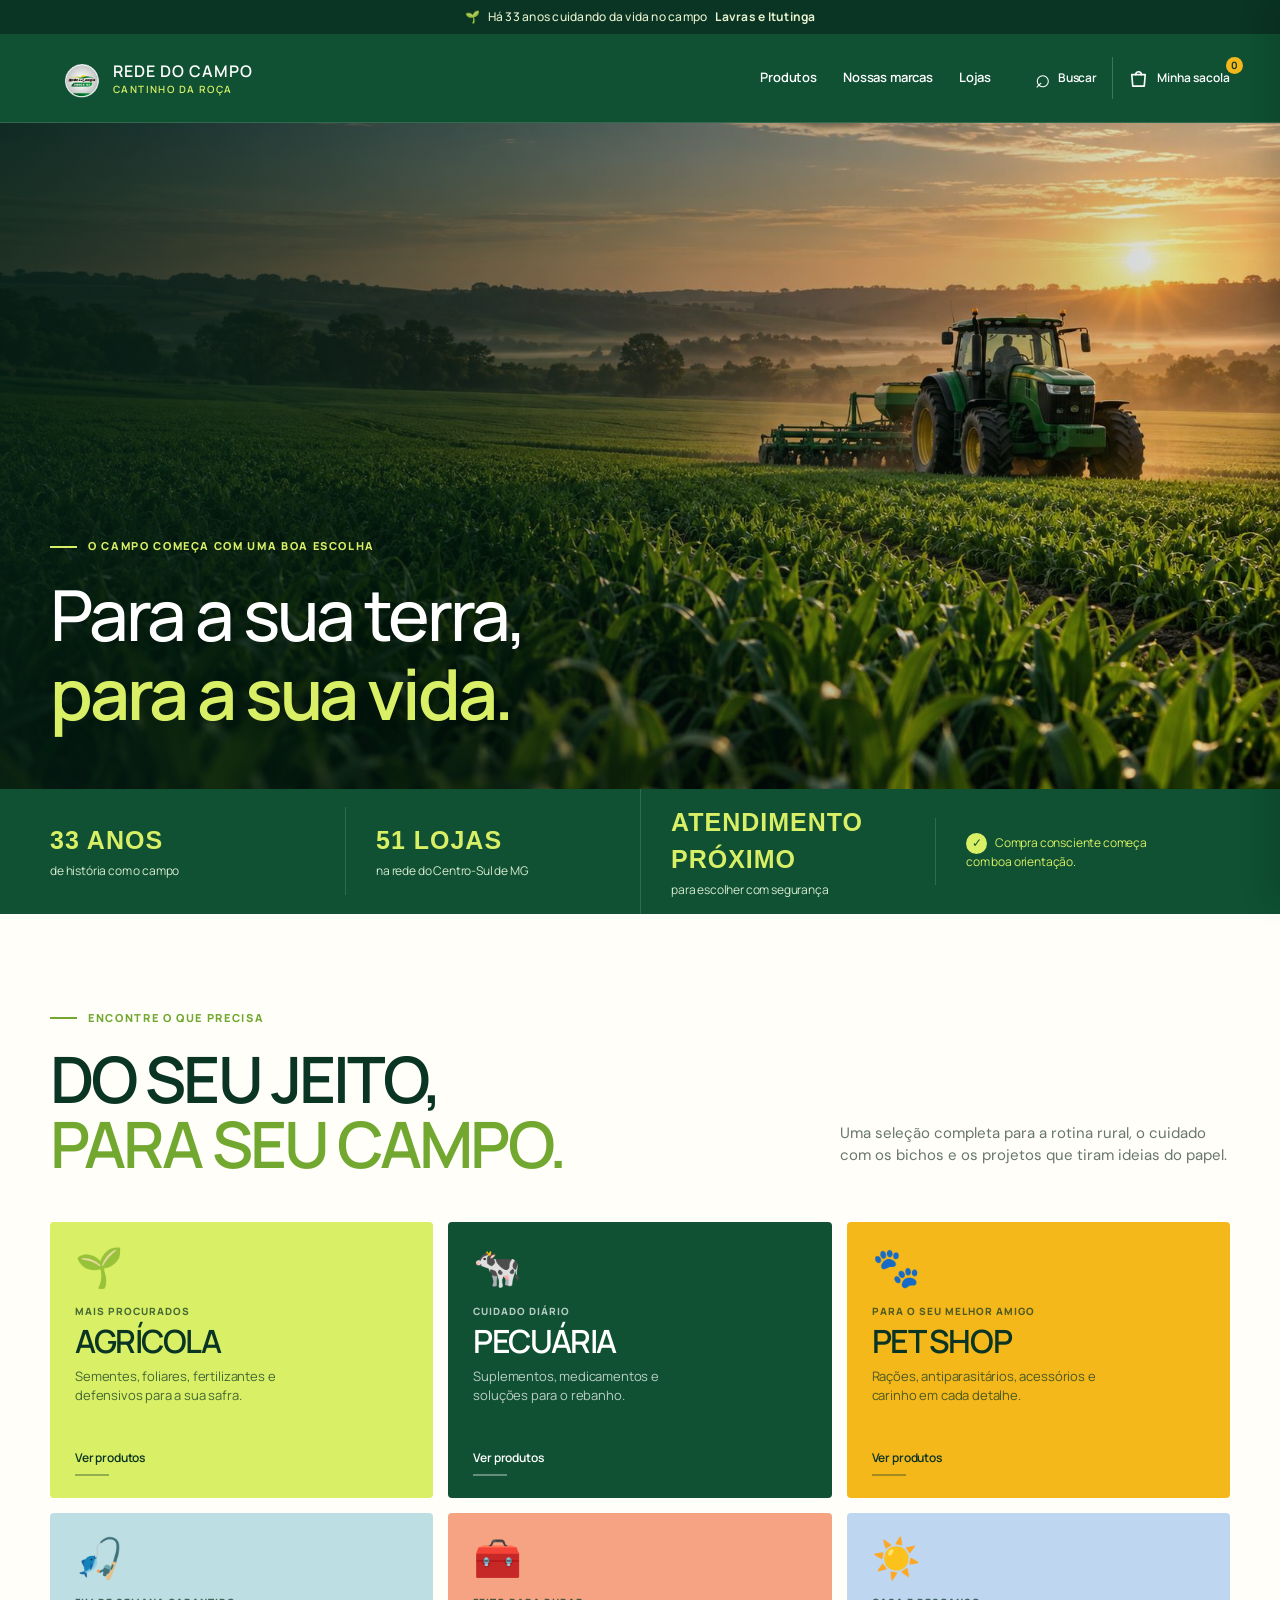
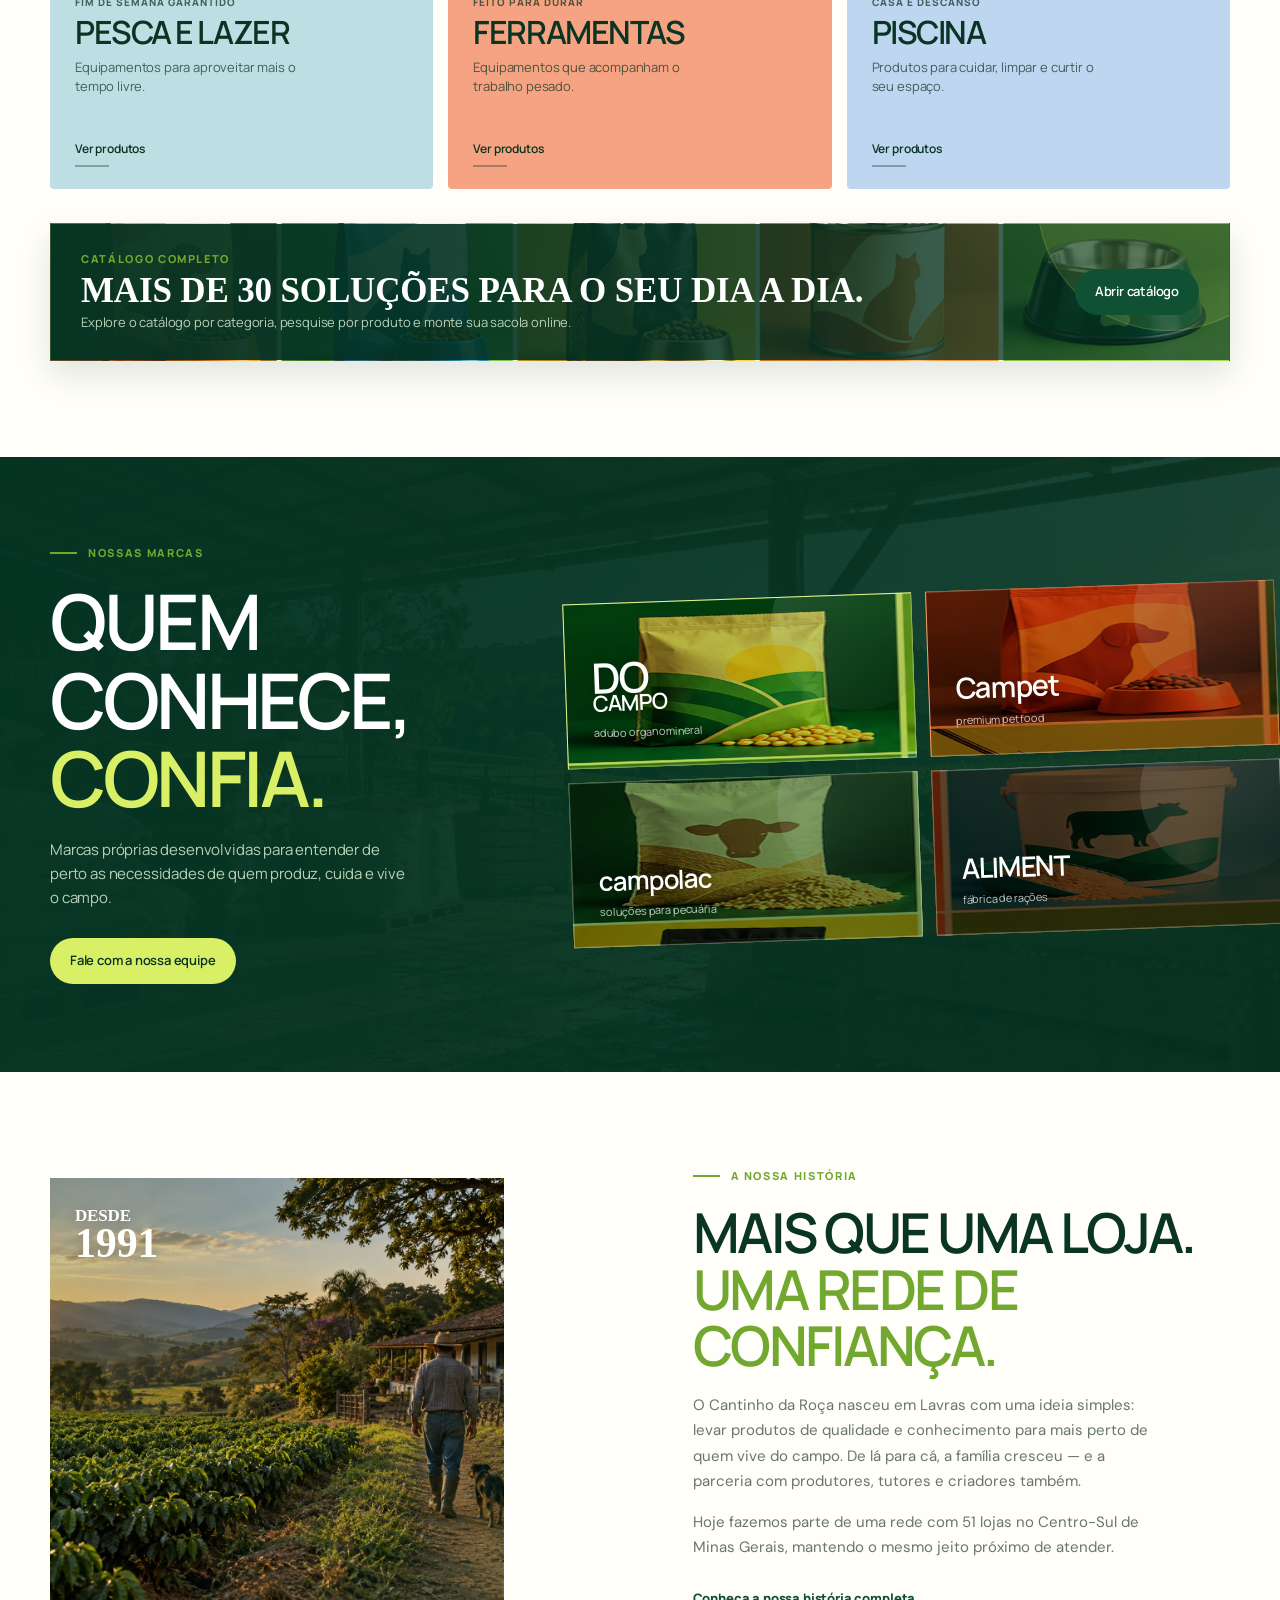
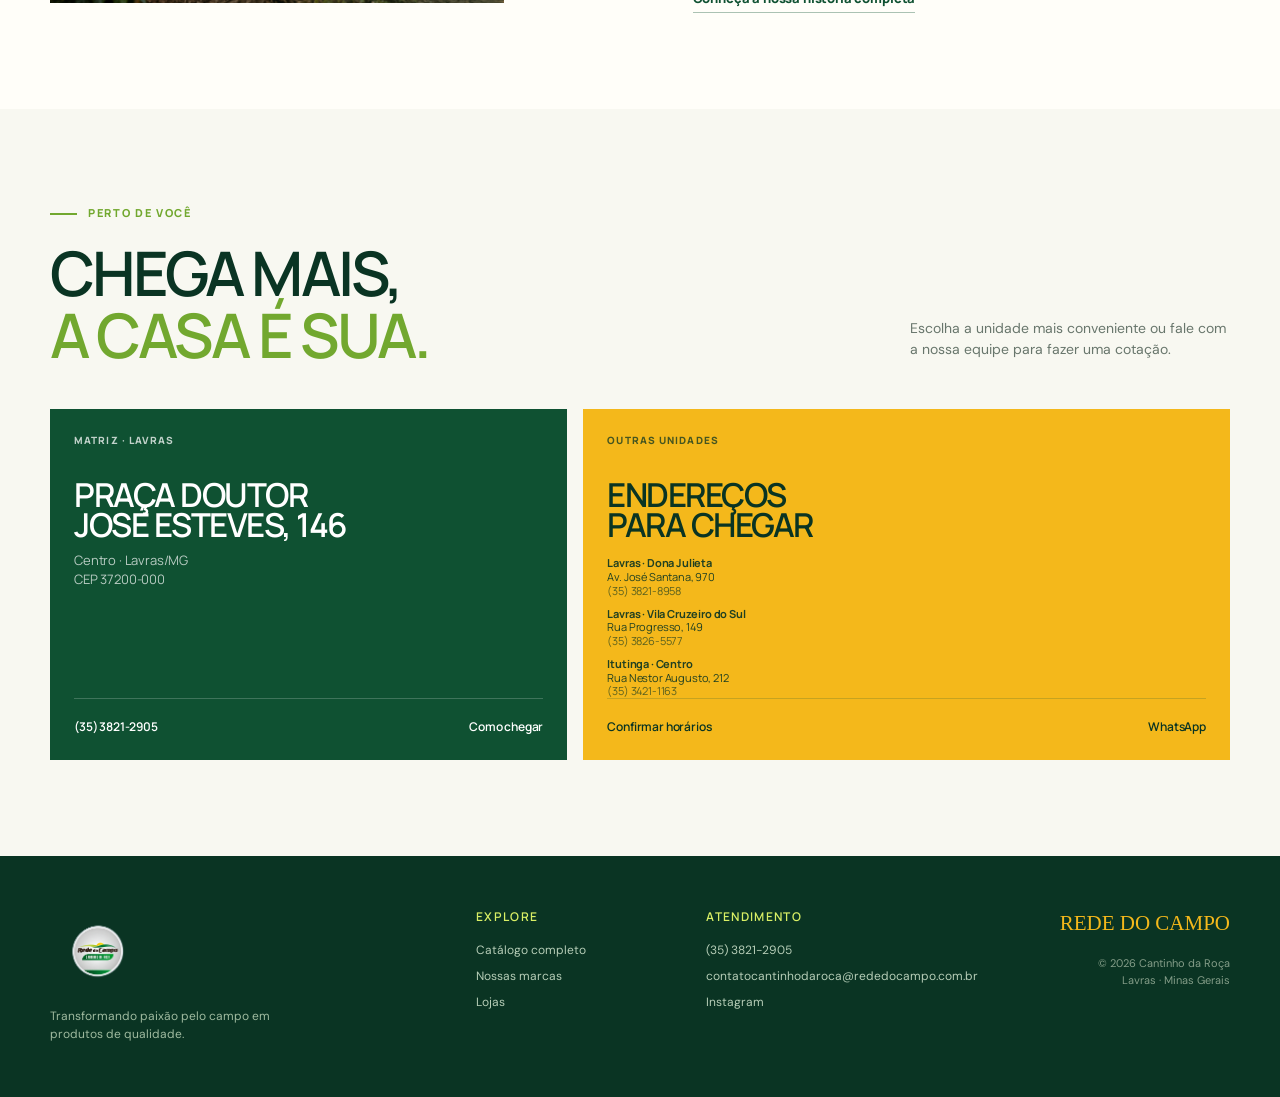
<file: index.html>
<!doctype html>
<html lang="pt-BR">
  <head>
    <meta charset="UTF-8" />
    <meta name="viewport" content="width=device-width, initial-scale=1.0" />
    <meta name="description" content="Rede do Campo Cantinho da Roça: soluções para agricultura, pecuária, pet, pesca, ferramentas e piscina em Lavras e região." />
    <title>Rede do Campo | Cantinho da Roça</title>
    <link rel="preconnect" href="https://fonts.googleapis.com" />
    <link rel="preconnect" href="https://fonts.gstatic.com" crossorigin />
    <link href="https://fonts.googleapis.com/css2?family=DM+Sans:wght@400;500;600;700&family=Manrope:wght@400;500;600;700;800&display=swap" rel="stylesheet" />
    <link rel="stylesheet" href="./styles.css?v=responsive-final" />
    <link rel="stylesheet" href="./home-mobile-v2.css?v=2.3" />
    <link rel="preload" as="image" href="./assets/campo-home-v2.jpg" />
    <style>.quote-cta{display:none!important}.locations-grid{grid-template-columns:minmax(0,1fr) minmax(0,1.25fr)}@media(max-width:900px){.locations-grid{grid-template-columns:1fr 1fr}}@media(max-width:640px){.locations-grid{grid-template-columns:1fr}}</style>
  </head>
  <body>
    <div class="announcement"><span>🌱</span> Há 33 anos cuidando da vida no campo <b>Lavras e Itutinga</b><button class="announcement-close" aria-label="Fechar aviso">×</button></div>
    <header class="site-header">
      <div class="container header-inner">
        <button class="menu-toggle" aria-label="Abrir menu" aria-expanded="false"><span></span><span></span><span></span></button>
        <a class="brand" href="#inicio" aria-label="Rede do Campo - Cantinho da Roça"><img src="./assets/logo-cantinho-transparente.png" alt="Rede do Campo Cantinho da Roça" /><span><strong>REDE DO CAMPO</strong><small>CANTINHO DA ROÇA</small></span></a>
        <nav class="main-nav" aria-label="Navegação principal"><a href="./produtos.html">Produtos</a><a href="#marcas">Nossas marcas</a><a href="#lojas">Lojas</a></nav>
        <div class="header-actions"><a class="icon-action" href="./produtos.html" aria-label="Buscar produtos"><span class="icon">⌕</span><span>Buscar</span></a><button class="quote-action" id="open-quote" aria-label="Abrir sacola"><span class="quote-icon" aria-hidden="true"><svg viewBox="0 0 24 24"><path d="M5 8h14l-1 12H6L5 8Z"/><path d="M9 8a3 3 0 0 1 6 0"/></svg></span><span>Minha sacola</span><b id="quote-count">0</b></button></div>
      </div>
      <div class="mobile-nav" id="mobile-nav"><a href="./produtos.html">Produtos</a><a href="#marcas">Nossas marcas</a><a href="#lojas">Lojas</a></div>
    </header>

    <main id="inicio">
      <section class="hero">
        <img class="hero-landscape" src="./assets/campo-home-v2.jpg" width="1672" height="940" alt="" fetchpriority="high" decoding="async" />
        <div class="container hero-grid"><div class="hero-copy"><div class="eyebrow"><span class="eyebrow-line"></span> O campo começa com uma boa escolha</div><h1><span>Para a sua terra,</span><br /><em><span>para a sua vida.</span></em></h1></div></div>
      </section>

      <section class="trust-strip"><div class="container trust-grid"><div><strong>33 anos</strong><span>de história com o campo</span></div><div><strong>51 lojas</strong><span>na rede do Centro-Sul de MG</span></div><div><strong>Atendimento próximo</strong><span>para escolher com segurança</span></div><div class="trust-note"><span>✓</span> Compra consciente começa<br />com boa orientação.</div></div></section>

      <section id="categorias" class="section-pad categories-section"><div class="container"><div class="section-heading"><div><div class="eyebrow"><span class="eyebrow-line"></span> Encontre o que precisa</div><h2>Do seu jeito,<br /><em>para seu campo.</em></h2></div><p>Uma seleção completa para a rotina rural, o cuidado com os bichos e os projetos que tiram ideias do papel.</p></div>
        <div class="category-grid">
          <a class="category-card category-featured" href="./produtos.html?categoria=agricola"><span class="category-icon" aria-hidden="true">🌱</span><span class="category-kicker">Mais procurados</span><h3>Agrícola</h3><p>Sementes, foliares, fertilizantes e defensivos para a sua safra.</p><span class="card-link">Ver produtos</span></a>
          <a class="category-card category-dark" href="./produtos.html?categoria=pecuaria"><span class="category-icon" aria-hidden="true">🐄</span><span class="category-kicker">Cuidado diário</span><h3>Pecuária</h3><p>Suplementos, medicamentos e soluções para o rebanho.</p><span class="card-link">Ver produtos</span></a>
          <a class="category-card category-yellow" href="./produtos.html?categoria=pet"><span class="category-icon" aria-hidden="true">🐾</span><span class="category-kicker">Para o seu melhor amigo</span><h3>Pet shop</h3><p>Rações, antiparasitários, acessórios e carinho em cada detalhe.</p><span class="card-link">Ver produtos</span></a>
          <a class="category-card category-blue" href="./produtos.html?categoria=pesca"><span class="category-icon" aria-hidden="true">🎣</span><span class="category-kicker">Fim de semana garantido</span><h3>Pesca e lazer</h3><p>Equipamentos para aproveitar mais o tempo livre.</p><span class="card-link">Ver produtos</span></a>
          <a class="category-card category-coral" href="./produtos.html?categoria=ferramentas"><span class="category-icon" aria-hidden="true">🧰</span><span class="category-kicker">Feito para durar</span><h3>Ferramentas</h3><p>Equipamentos que acompanham o trabalho pesado.</p><span class="card-link">Ver produtos</span></a>
          <a class="category-card category-pool" href="./produtos.html?categoria=piscina"><span class="category-icon" aria-hidden="true">☀️</span><span class="category-kicker">Casa e descanso</span><h3>Piscina</h3><p>Produtos para cuidar, limpar e curtir o seu espaço.</p><span class="card-link">Ver produtos</span></a>
        </div>
        <div class="catalog-callout"><div><span class="eyebrow">Catálogo completo</span><h2>Mais de 30 soluções para o seu dia a dia.</h2><p>Explore o catálogo por categoria, pesquise por produto e monte sua sacola online.</p></div><a class="button button-primary" href="./produtos.html">Abrir catálogo</a></div>
      </div></section>

      <section id="marcas" class="brands-section"><div class="container brands-wrap"><div class="brands-copy"><div class="eyebrow"><span class="eyebrow-line"></span> Nossas marcas</div><h2>Quem conhece,<br /><em>confia.</em></h2><p>Marcas próprias desenvolvidas para entender de perto as necessidades de quem produz, cuida e vive o campo.</p><a class="button button-light" href="#lojas">Fale com a nossa equipe</a></div><div class="brand-tiles"><div class="brand-tile brand-tile-docampo"><span>DO</span><strong>CAMPO</strong><small>adubo organomineral</small></div><div class="brand-tile brand-tile-campet"><span>Campet</span><small>premium pet food</small></div><div class="brand-tile brand-tile-campolac"><span>campolac</span><small>soluções para pecuária</small></div><div class="brand-tile brand-tile-aliment"><span>ALIMENT</span><small>fábrica de rações</small></div></div></div></section>
      <section id="sobre" class="section-pad about-section"><div class="container about-grid"><div class="about-collage"><div class="collage-card collage-main"><span class="collage-year">DESDE<br /><strong>1991</strong></span></div></div><div class="about-copy"><div class="eyebrow"><span class="eyebrow-line"></span> A nossa história</div><h2>Mais que uma loja.<br /><em>Uma rede de confiança.</em></h2><p>O Cantinho da Roça nasceu em Lavras com uma ideia simples: levar produtos de qualidade e conhecimento para mais perto de quem vive do campo. De lá para cá, a família cresceu — e a parceria com produtores, tutores e criadores também.</p><p>Hoje fazemos parte de uma rede com 51 lojas no Centro-Sul de Minas Gerais, mantendo o mesmo jeito próximo de atender.</p><a class="text-link" href="https://www.cantinhodarocarededocampo.com.br/empresa" target="_blank" rel="noreferrer">Conheça a nossa história completa</a></div></div></section>
      <section id="lojas" class="locations-section section-pad"><div class="container"><div class="locations-header"><div><div class="eyebrow"><span class="eyebrow-line"></span> Perto de você</div><h2>Chega mais,<br /><em>a casa é sua.</em></h2></div><p>Escolha a unidade mais conveniente ou fale com a nossa equipe para fazer uma cotação.</p></div><div class="locations-grid"><article class="location-card location-main"><div class="location-top"><span class="location-tag">Matriz · Lavras</span></div><h3>Praça Doutor<br />José Esteves, 146</h3><p>Centro · Lavras/MG<br />CEP 37200-000</p><div class="location-footer"><a href="tel:+553538212905">(35) 3821-2905</a><a class="location-link" href="https://www.google.com/maps/search/?api=1&query=Pra%C3%A7a+Doutor+Jos%C3%A9+Esteves+146+Lavras+MG" target="_blank" rel="noreferrer">Como chegar</a></div></article><article class="location-card location-secondary location-addresses"><div class="location-top"><span class="location-tag">Outras unidades</span></div><h3>Endereços<br />para chegar</h3><div class="location-list"><p><strong>Lavras · Dona Julieta</strong><br />Av. José Santana, 970<br /><span>(35) 3821-8958</span></p><p><strong>Lavras · Vila Cruzeiro do Sul</strong><br />Rua Progresso, 149<br /><span>(35) 3826-5577</span></p><p><strong>Itutinga · Centro</strong><br />Rua Nestor Augusto, 212<br /><span>(35) 3421-1163</span></p></div><div class="location-footer"><a href="https://bio.site/Cantinhodaroca_rededocampo" target="_blank" rel="noreferrer">Confirmar horários</a><a class="location-link" href="https://bio.site/Cantinhodaroca_rededocampo" target="_blank" rel="noreferrer">WhatsApp</a></div></article><aside class="quote-cta"><span class="quote-spark">✳</span><h3>Precisa de ajuda<br />para escolher?</h3><p>Converse com quem entende do assunto.</p><a class="button button-primary" href="https://wa.me/5535998410566" target="_blank" rel="noreferrer">Falar pelo WhatsApp</a></aside></div></div></section>
    </main>

    <footer class="site-footer"><div class="container footer-grid"><div class="footer-brand"><img src="./assets/logo-cantinho-transparente.png" alt="Rede do Campo Cantinho da Roça" /><p>Transformando paixão pelo campo em produtos de qualidade.</p></div><div><h4>Explore</h4><a href="./produtos.html">Catálogo completo</a><a href="#marcas">Nossas marcas</a><a href="#lojas">Lojas</a></div><div><h4>Atendimento</h4><a href="tel:+553538212905">(35) 3821-2905</a><a href="mailto:contatocantinhodaroca@rededocampo.com.br">contatocantinhodaroca@rededocampo.com.br</a><a href="https://www.instagram.com/cantinhodaroca_rededocampo/" target="_blank" rel="noreferrer">Instagram</a></div><div class="footer-last"><span>Rede do Campo</span><small>© 2026 Cantinho da Roça<br />Lavras · Minas Gerais</small></div></div></footer>

    <div class="quote-drawer" id="quote-drawer" aria-hidden="true"><div class="drawer-backdrop" id="drawer-backdrop"></div><aside class="drawer-panel"><div class="drawer-header"><div><span class="eyebrow">Sua seleção</span><h2>Minha sacola</h2></div><button id="close-quote" aria-label="Fechar sacola">×</button></div><div class="drawer-body" id="drawer-body"></div><div class="drawer-footer"><div class="drawer-total"><span>Total estimado</span><strong id="drawer-total">R$ 0,00</strong></div><p>Os valores finais serão confirmados pela equipe da loja.</p><button class="button button-primary" id="open-checkout" hidden>Ir para checkout</button></div></aside></div>
    <div class="checkout-modal" id="checkout-modal" aria-hidden="true"><div class="checkout-backdrop" id="checkout-backdrop"></div><section class="checkout-panel" role="dialog" aria-modal="true" aria-labelledby="checkout-title"><div class="checkout-header"><div><span class="eyebrow">Finalizar pedido</span><h2 id="checkout-title">Seu pedido, <em>do seu jeito.</em></h2></div><button id="close-checkout" aria-label="Fechar checkout">×</button></div><form id="checkout-form" class="checkout-form"><div class="checkout-layout"><div class="checkout-fields"><div class="form-section"><div class="form-section-title"><span>Dados</span><h3>Seus dados</h3></div><div class="field-grid"><label>Nome completo<input name="name" autocomplete="name" required placeholder="Como podemos te chamar?" /></label><label>WhatsApp<input name="phone" autocomplete="tel" required placeholder="(35) 99999-9999" /></label><label class="field-wide">E-mail<input name="email" type="email" autocomplete="email" required placeholder="voce@email.com" /></label></div></div><div class="form-section"><div class="form-section-title"><span>Entrega</span><h3>Como receber?</h3></div><div class="choice-grid"><label class="choice-card"><input type="radio" name="fulfillment" value="Entrega" checked /><span class="choice-icon">⌂</span><span><strong>Entrega</strong><small>Receba em Lavras e região</small></span></label><label class="choice-card"><input type="radio" name="fulfillment" value="Retirada na loja" /><span class="choice-icon">⌖</span><span><strong>Retirada na loja</strong><small>Escolha a unidade mais próxima</small></span></label></div><div class="field-grid delivery-fields"><label class="field-wide">Endereço<input name="address" autocomplete="street-address" placeholder="Rua, número e complemento" /></label><label>Cidade<input name="city" value="Lavras" /></label><label>CEP<input name="zip" inputmode="numeric" placeholder="37200-000" /></label><label class="field-wide">Observações<input name="notes" placeholder="Ponto de referência (opcional)" /></label></div></div><div class="form-section"><div class="form-section-title"><span>Pagamento</span><h3>Escolha como pagar</h3></div><div class="choice-grid payment-choices"><label class="choice-card"><input type="radio" name="payment" value="PIX" checked /><span class="choice-icon">⌁</span><span><strong>PIX</strong><small>Pagamento instantâneo</small></span></label><label class="choice-card"><input type="radio" name="payment" value="Cartão de crédito" /><span class="choice-icon">▤</span><span><strong>Crédito</strong><small>Até 12x no cartão</small></span></label><label class="choice-card"><input type="radio" name="payment" value="Cartão de débito" /><span class="choice-icon">▣</span><span><strong>Débito</strong><small>Pagamento na maquininha</small></span></label></div><div class="card-fields" id="card-fields"><div class="field-grid"><label class="field-wide">Número do cartão<input name="cardNumber" inputmode="numeric" autocomplete="cc-number" placeholder="0000 0000 0000 0000" /></label><label>Nome no cartão<input name="cardName" autocomplete="cc-name" placeholder="Nome impresso" /></label><label>Validade<input name="cardExpiry" autocomplete="cc-exp" placeholder="MM/AA" /></label><label>CVV<input name="cardCvv" inputmode="numeric" autocomplete="cc-csc" placeholder="000" /></label></div></div><div class="pix-note" id="pix-note"><span>PIX</span><p>O código para pagamento será enviado depois da confirmação do pedido.</p></div></div></div><aside class="order-summary"><div class="summary-top"><span>Resumo do pedido</span><span id="checkout-items-count">0 itens</span></div><div id="checkout-items"></div><div class="summary-line"><span>Subtotal</span><strong id="checkout-subtotal">R$ 0,00</strong></div><div class="summary-line delivery-line"><span>Entrega</span><strong id="checkout-delivery">A combinar</strong></div><div class="summary-total"><span>Total estimado</span><strong id="checkout-total">R$ 0,00</strong></div><button class="button button-primary checkout-submit" type="submit">Confirmar pedido</button><small>Você receberá a confirmação da equipe antes de qualquer cobrança.</small></aside></div></form><div class="checkout-success" id="checkout-success" hidden><span>✓</span><h3>Pedido recebido!</h3><p>Obrigado. A equipe do Cantinho da Roça vai confirmar disponibilidade, entrega e pagamento pelo WhatsApp.</p><button class="button button-primary" id="success-close">Voltar para a loja</button></div></section></div>
    <div class="toast" id="toast" role="status">Adicionado à sua cotação.</div>
    <script src="./app.js"></script>
  </body>
</html>
</file>
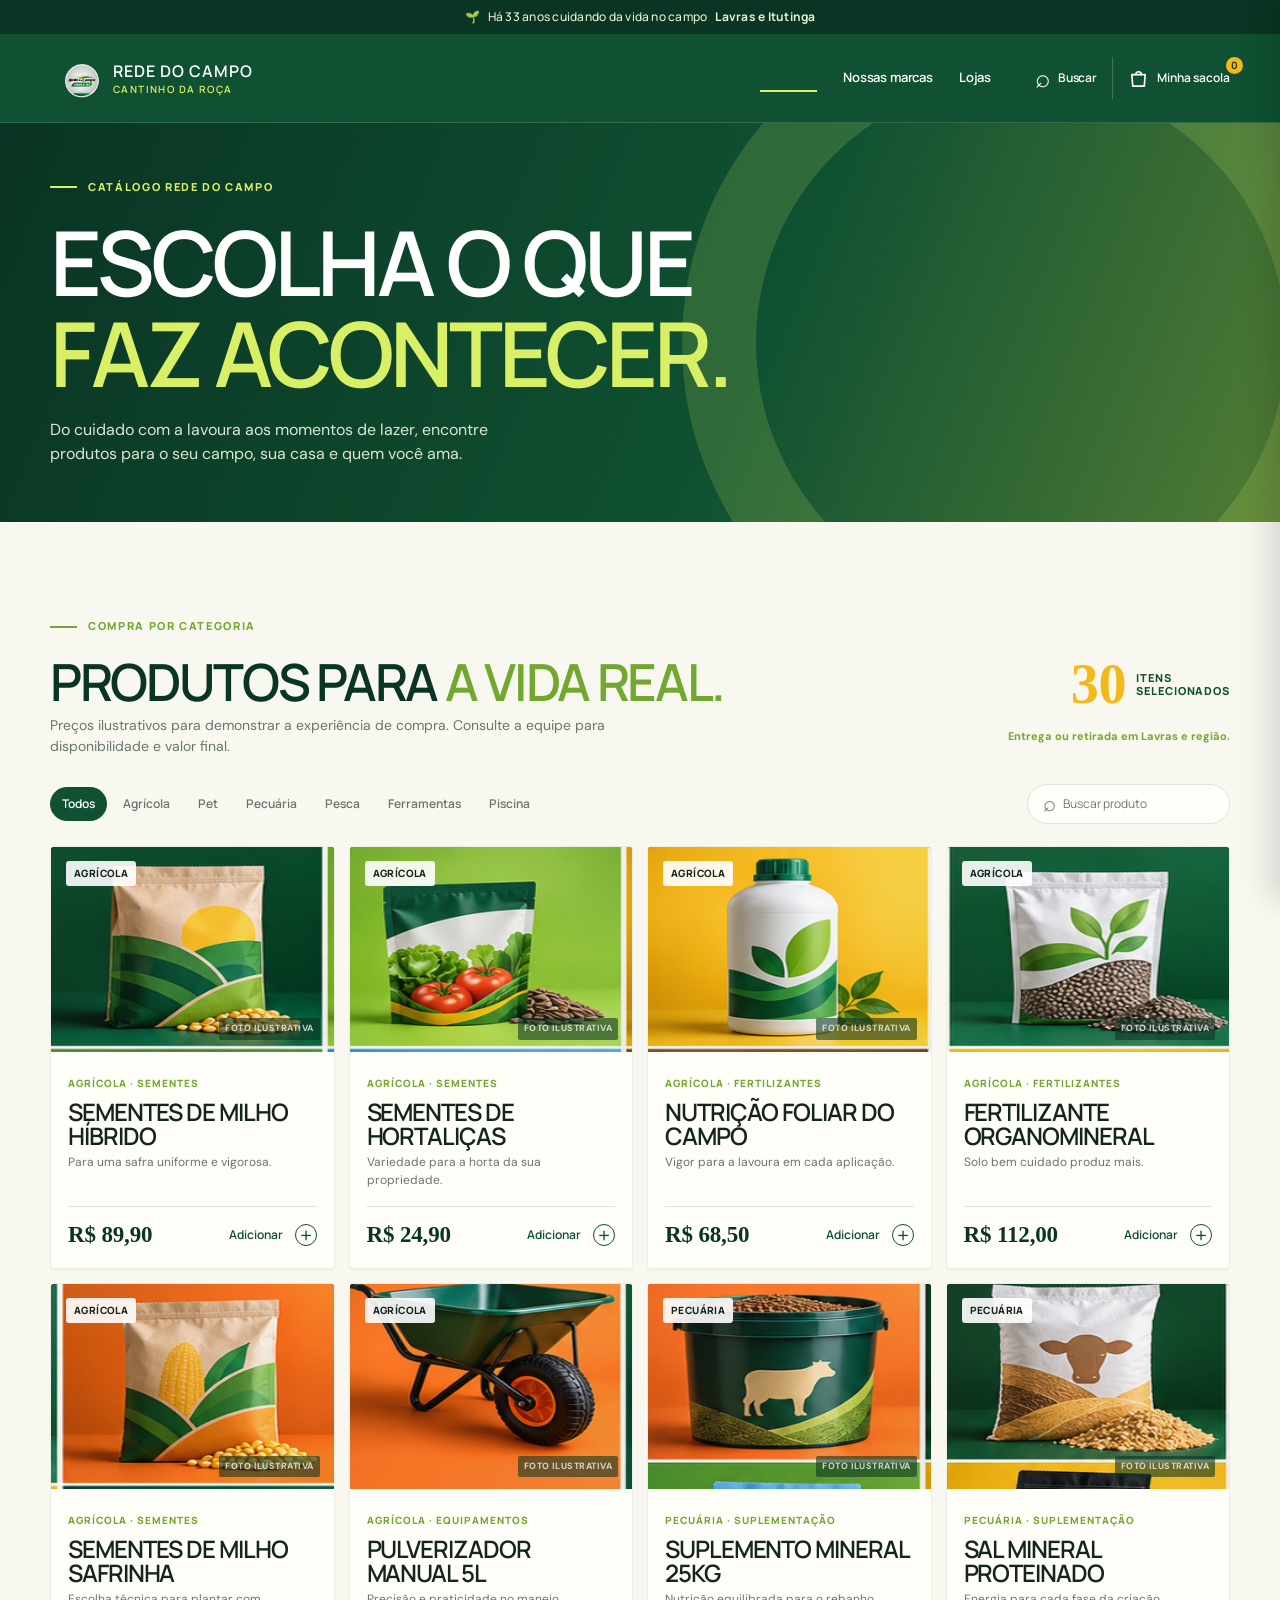
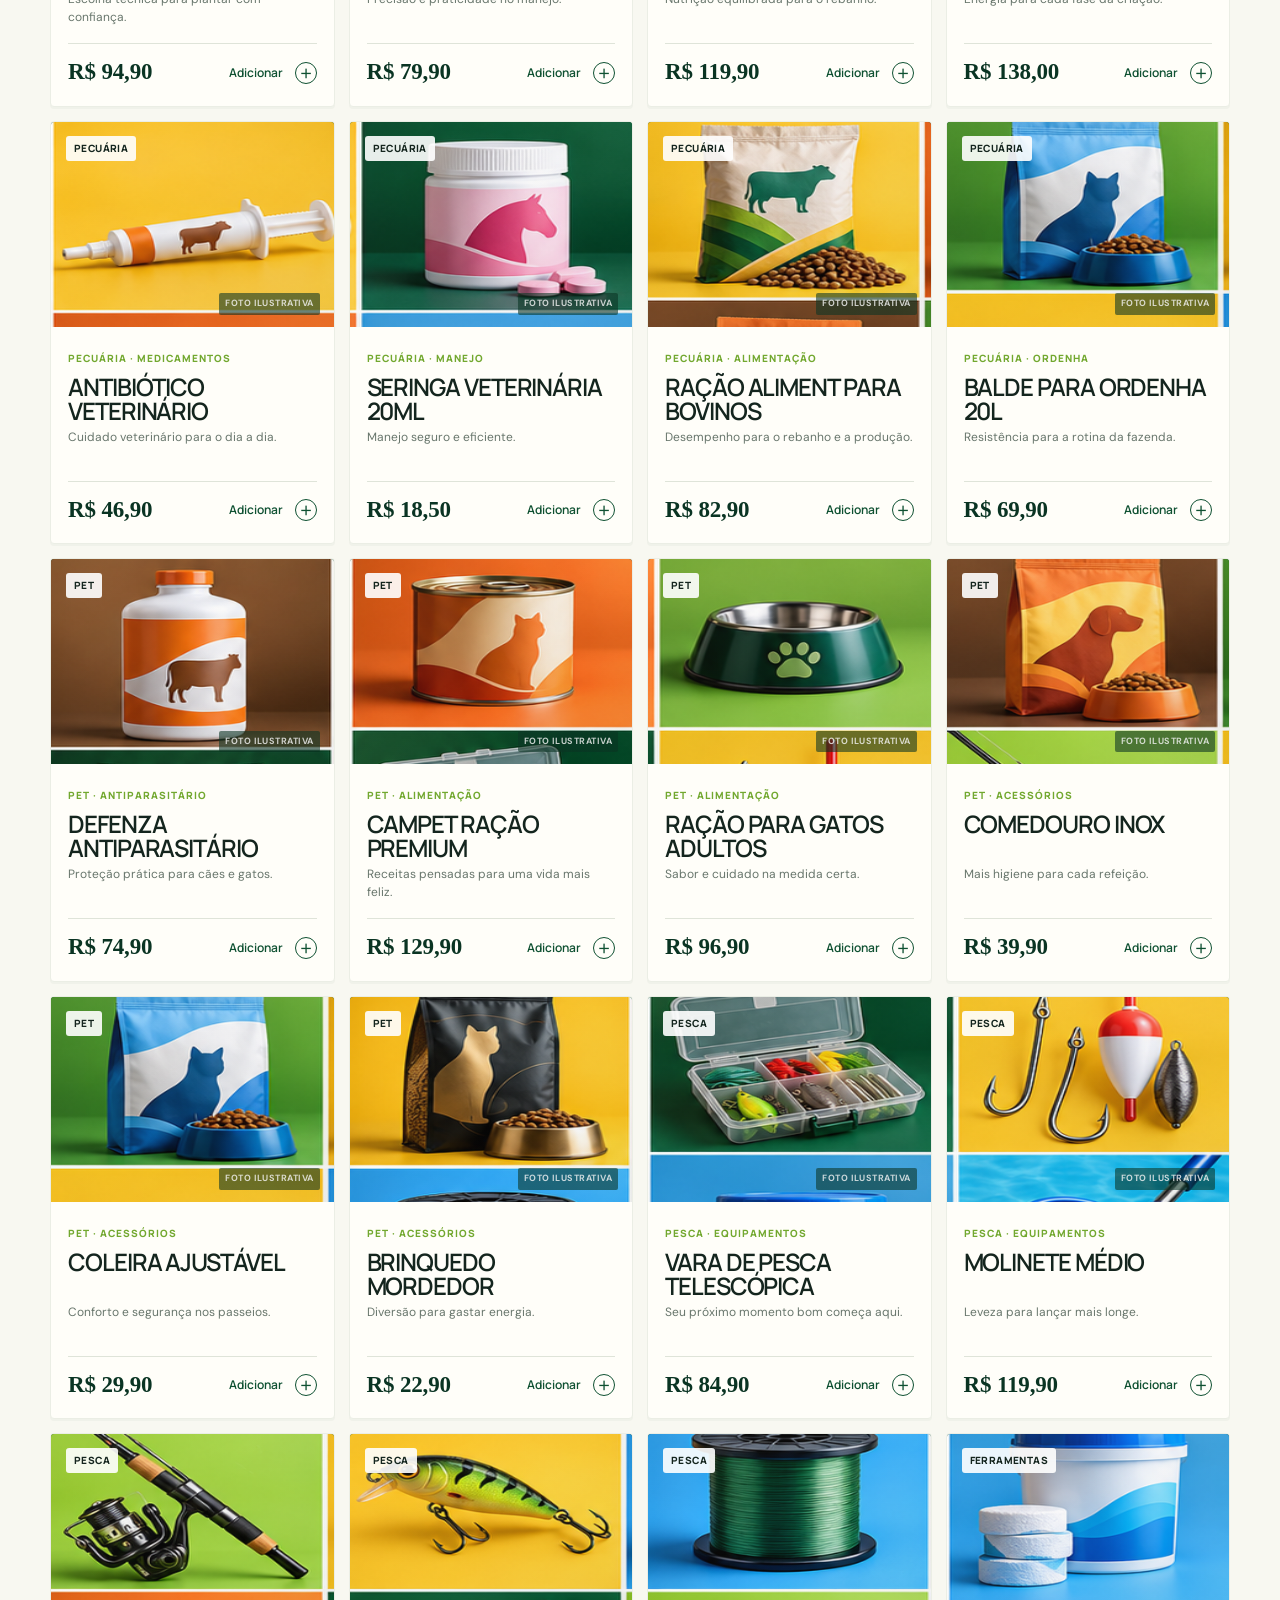
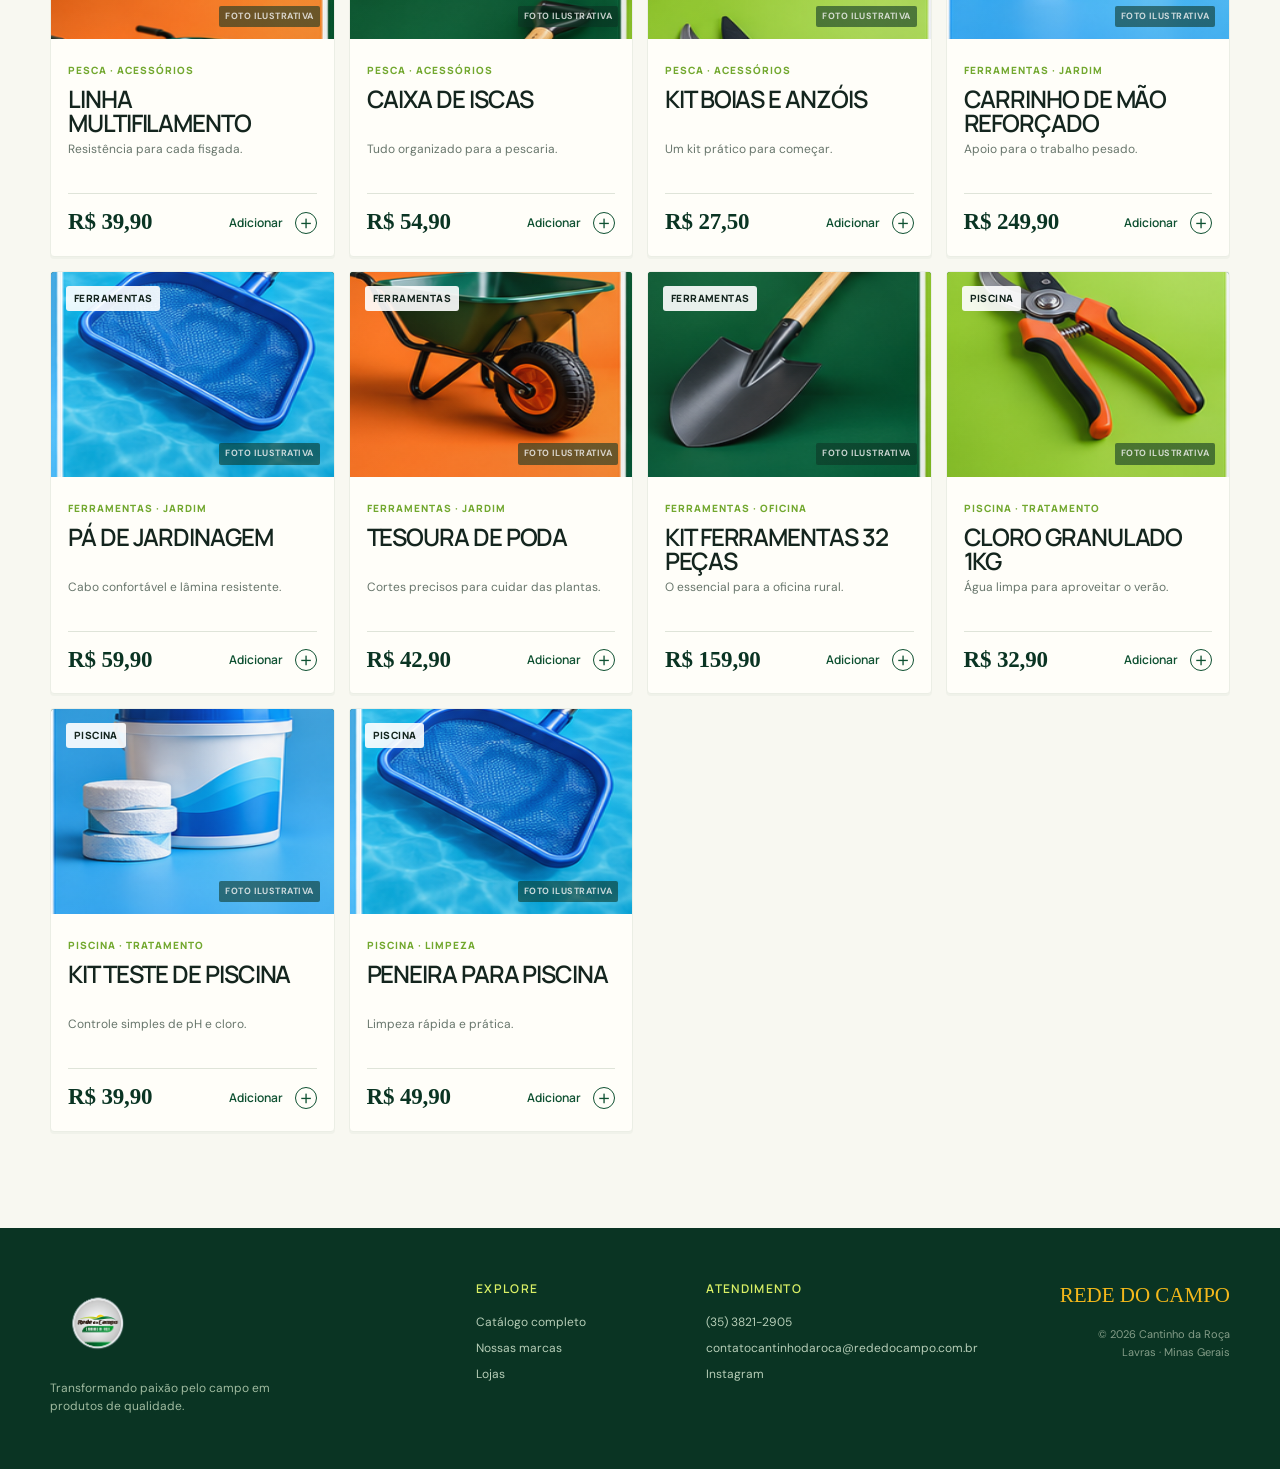
<file: produtos.html>
<!doctype html>
<html lang="pt-BR">
  <head>
    <meta charset="UTF-8" />
    <meta name="viewport" content="width=device-width, initial-scale=1.0" />
    <meta name="description" content="Catálogo de produtos Rede do Campo Cantinho da Roça." />
    <title>Produtos | Rede do Campo</title>
    <link rel="preconnect" href="https://fonts.googleapis.com" />
    <link rel="preconnect" href="https://fonts.gstatic.com" crossorigin />
    <link href="https://fonts.googleapis.com/css2?family=DM+Sans:wght@400;500;600;700&family=Manrope:wght@400;500;600;700;800&display=swap" rel="stylesheet" />
    <link rel="stylesheet" href="./styles.css?v=responsive-final" />
  </head>
  <body class="products-page">
    <div class="announcement"><span>🌱</span> Há 33 anos cuidando da vida no campo <b>Lavras e Itutinga</b><button class="announcement-close" aria-label="Fechar aviso">×</button></div>
    <header class="site-header"><div class="container header-inner"><button class="menu-toggle" aria-label="Abrir menu" aria-expanded="false"><span></span><span></span><span></span></button><a class="brand" href="./index.html#inicio" aria-label="Rede do Campo - Cantinho da Roça"><img src="./assets/logo-cantinho-transparente.png" alt="Rede do Campo Cantinho da Roça" /><span><strong>REDE DO CAMPO</strong><small>CANTINHO DA ROÇA</small></span></a><nav class="main-nav" aria-label="Navegação principal"><a class="active" href="./produtos.html">Produtos</a><a href="./index.html#marcas">Nossas marcas</a><a href="./index.html#lojas">Lojas</a></nav><div class="header-actions"><a class="icon-action" href="#catalogo" aria-label="Buscar produtos"><span class="icon">⌕</span><span>Buscar</span></a><button class="quote-action" id="open-quote" aria-label="Abrir sacola"><span class="quote-icon" aria-hidden="true"><svg viewBox="0 0 24 24"><path d="M5 8h14l-1 12H6L5 8Z"/><path d="M9 8a3 3 0 0 1 6 0"/></svg></span><span>Minha sacola</span><b id="quote-count">0</b></button></div></div><div class="mobile-nav" id="mobile-nav"><a href="./produtos.html">Produtos</a><a href="./index.html#marcas">Nossas marcas</a><a href="./index.html#lojas">Lojas</a></div></header>

    <main id="catalogo">
      <section class="catalog-hero"><div class="container catalog-hero-inner"><div class="eyebrow"><span class="eyebrow-line"></span> Catálogo Rede do Campo</div><h1>Escolha o que<br /><em>faz acontecer.</em></h1><p>Do cuidado com a lavoura aos momentos de lazer, encontre produtos para o seu campo, sua casa e quem você ama.</p></div></section>
      <section id="produtos" class="section-pad product-page-section"><div class="container"><div class="section-heading compact"><div><div class="eyebrow"><span class="eyebrow-line"></span> Compra por categoria</div><h2>Produtos para <em>a vida real.</em></h2></div><div class="catalog-count"><strong>30</strong><span>itens<br />selecionados</span></div></div><div class="catalog-intro"><p>Preços ilustrativos para demonstrar a experiência de compra. Consulte a equipe para disponibilidade e valor final.</p><span class="catalog-note">Entrega ou retirada em Lavras e região.</span></div><div class="product-toolbar"><div class="product-tabs" role="tablist"><button class="active" data-filter="all">Todos</button><button data-filter="agricola">Agrícola</button><button data-filter="pet">Pet</button><button data-filter="pecuaria">Pecuária</button><button data-filter="pesca">Pesca</button><button data-filter="ferramentas">Ferramentas</button><button data-filter="piscina">Piscina</button></div><label class="product-search"><span>⌕</span><input id="product-search" type="search" placeholder="Buscar produto" /></label></div><div class="product-grid" id="product-grid"></div><p class="empty-state" id="empty-state" hidden>Nenhum item encontrado. Tente outra busca ou categoria.</p></div></section>
    </main>

    <footer class="site-footer"><div class="container footer-grid"><div class="footer-brand"><img src="./assets/logo-cantinho-transparente.png" alt="Rede do Campo Cantinho da Roça" /><p>Transformando paixão pelo campo em produtos de qualidade.</p></div><div><h4>Explore</h4><a href="./produtos.html">Catálogo completo</a><a href="./index.html#marcas">Nossas marcas</a><a href="./index.html#lojas">Lojas</a></div><div><h4>Atendimento</h4><a href="tel:+553538212905">(35) 3821-2905</a><a href="mailto:contatocantinhodaroca@rededocampo.com.br">contatocantinhodaroca@rededocampo.com.br</a><a href="https://www.instagram.com/cantinhodaroca_rededocampo/" target="_blank" rel="noreferrer">Instagram</a></div><div class="footer-last"><span>Rede do Campo</span><small>© 2026 Cantinho da Roça<br />Lavras · Minas Gerais</small></div></div></footer>

    <div class="quote-drawer" id="quote-drawer" aria-hidden="true"><div class="drawer-backdrop" id="drawer-backdrop"></div><aside class="drawer-panel"><div class="drawer-header"><div><span class="eyebrow">Sua seleção</span><h2>Minha sacola</h2></div><button id="close-quote" aria-label="Fechar sacola">×</button></div><div class="drawer-body" id="drawer-body"></div><div class="drawer-footer"><div class="drawer-total"><span>Total estimado</span><strong id="drawer-total">R$ 0,00</strong></div><p>Os valores finais serão confirmados pela equipe da loja.</p><button class="button button-primary" id="open-checkout" hidden>Ir para checkout</button></div></aside></div>
    <div class="checkout-modal" id="checkout-modal" aria-hidden="true"><div class="checkout-backdrop" id="checkout-backdrop"></div><section class="checkout-panel" role="dialog" aria-modal="true" aria-labelledby="checkout-title"><div class="checkout-header"><div><span class="eyebrow">Finalizar pedido</span><h2 id="checkout-title">Seu pedido, <em>do seu jeito.</em></h2></div><button id="close-checkout" aria-label="Fechar checkout">×</button></div><form id="checkout-form" class="checkout-form"><div class="checkout-layout"><div class="checkout-fields"><div class="form-section"><div class="form-section-title"><span>Dados</span><h3>Seus dados</h3></div><div class="field-grid"><label>Nome completo<input name="name" autocomplete="name" required placeholder="Como podemos te chamar?" /></label><label>WhatsApp<input name="phone" autocomplete="tel" required placeholder="(35) 99999-9999" /></label><label class="field-wide">E-mail<input name="email" type="email" autocomplete="email" required placeholder="voce@email.com" /></label></div></div><div class="form-section"><div class="form-section-title"><span>Entrega</span><h3>Como receber?</h3></div><div class="choice-grid"><label class="choice-card"><input type="radio" name="fulfillment" value="Entrega" checked /><span class="choice-icon">⌂</span><span><strong>Entrega</strong><small>Receba em Lavras e região</small></span></label><label class="choice-card"><input type="radio" name="fulfillment" value="Retirada na loja" /><span class="choice-icon">⌖</span><span><strong>Retirada na loja</strong><small>Escolha a unidade mais próxima</small></span></label></div><div class="field-grid delivery-fields"><label class="field-wide">Endereço<input name="address" autocomplete="street-address" placeholder="Rua, número e complemento" /></label><label>Cidade<input name="city" value="Lavras" /></label><label>CEP<input name="zip" inputmode="numeric" placeholder="37200-000" /></label><label class="field-wide">Observações<input name="notes" placeholder="Ponto de referência (opcional)" /></label></div></div><div class="form-section"><div class="form-section-title"><span>Pagamento</span><h3>Escolha como pagar</h3></div><div class="choice-grid payment-choices"><label class="choice-card"><input type="radio" name="payment" value="PIX" checked /><span class="choice-icon">⌁</span><span><strong>PIX</strong><small>Pagamento instantâneo</small></span></label><label class="choice-card"><input type="radio" name="payment" value="Cartão de crédito" /><span class="choice-icon">▤</span><span><strong>Crédito</strong><small>Até 12x no cartão</small></span></label><label class="choice-card"><input type="radio" name="payment" value="Cartão de débito" /><span class="choice-icon">▣</span><span><strong>Débito</strong><small>Pagamento na maquininha</small></span></label></div><div class="card-fields" id="card-fields"><div class="field-grid"><label class="field-wide">Número do cartão<input name="cardNumber" inputmode="numeric" autocomplete="cc-number" placeholder="0000 0000 0000 0000" /></label><label>Nome no cartão<input name="cardName" autocomplete="cc-name" placeholder="Nome impresso" /></label><label>Validade<input name="cardExpiry" autocomplete="cc-exp" placeholder="MM/AA" /></label><label>CVV<input name="cardCvv" inputmode="numeric" autocomplete="cc-csc" placeholder="000" /></label></div></div><div class="pix-note" id="pix-note"><span>PIX</span><p>O código para pagamento será enviado depois da confirmação do pedido.</p></div></div></div><aside class="order-summary"><div class="summary-top"><span>Resumo do pedido</span><span id="checkout-items-count">0 itens</span></div><div id="checkout-items"></div><div class="summary-line"><span>Subtotal</span><strong id="checkout-subtotal">R$ 0,00</strong></div><div class="summary-line delivery-line"><span>Entrega</span><strong id="checkout-delivery">A combinar</strong></div><div class="summary-total"><span>Total estimado</span><strong id="checkout-total">R$ 0,00</strong></div><button class="button button-primary checkout-submit" type="submit">Confirmar pedido</button><small>Você receberá a confirmação da equipe antes de qualquer cobrança.</small></aside></div></form><div class="checkout-success" id="checkout-success" hidden><span>✓</span><h3>Pedido recebido!</h3><p>Obrigado. A equipe do Cantinho da Roça vai confirmar disponibilidade, entrega e pagamento pelo WhatsApp.</p><button class="button button-primary" id="success-close">Voltar para a loja</button></div></section></div>
    <div class="toast" id="toast" role="status">Adicionado à sua cotação.</div>
    <script src="./app.js"></script>
  </body>
</html>
</file>
<file: styles.css>
:root{--forest:#0f5132;--forest-deep:#0a3423;--leaf:#72a82f;--lime:#d9ef65;--yellow:#f4b81b;--cream:#f8f8f1;--paper:#fffef9;--ink:#14251e;--muted:#68766c;--line:#dfe4d9;--orange:#f47b31;--blue:#6eaec7;--shadow:0 18px 45px rgba(19,56,32,.1)}
*{box-sizing:border-box}html{scroll-behavior:smooth}body{margin:0;background:var(--cream);color:var(--ink);font-family:"DM Sans",sans-serif;font-size:16px;line-height:1.5}a{color:inherit;text-decoration:none}button,input{font:inherit}button{cursor:pointer}.container{width:min(1180px,calc(100% - 48px));margin:0 auto}.section-pad{padding:96px 0}.announcement{height:34px;background:var(--forest-deep);color:#e8f2cf;display:flex;align-items:center;justify-content:center;gap:8px;font-size:12px;font-weight:600;letter-spacing:.02em;position:relative}.announcement a{color:var(--lime);text-decoration:underline;text-underline-offset:3px}.announcement-separator{opacity:.45}.announcement-close{display:none}.site-header{background:var(--paper);border-bottom:1px solid #edf0e8;position:sticky;top:0;z-index:20}.header-main{height:88px;display:flex;align-items:center;gap:28px}.brand{display:flex;align-items:center;gap:11px;min-width:242px}.brand img{width:52px;height:52px;object-fit:contain}.brand span{display:flex;flex-direction:column;line-height:1}.brand strong{font-family:"Barlow Condensed",sans-serif;letter-spacing:.06em;font-size:16px;color:var(--forest-deep)}.brand small{font-family:"Barlow Condensed",sans-serif;letter-spacing:.14em;font-weight:800;font-size:10px;color:var(--leaf);margin-top:5px}.main-nav{display:flex;align-items:center;gap:26px;margin-left:auto}.main-nav a{font-size:13px;font-weight:700;color:#48594d;transition:color .2s}.main-nav a:hover{color:var(--forest)}.header-actions{display:flex;align-items:center;gap:15px;margin-left:16px}.icon-action,.quote-action{border:0;background:none;color:var(--forest-deep);display:flex;align-items:center;gap:7px;font-size:12px;font-weight:700;white-space:nowrap}.icon{font-size:26px;font-family:Arial;font-weight:400;line-height:.5}.quote-action{position:relative;padding:9px 0 9px 13px;border-left:1px solid var(--line)}.quote-icon{font-size:20px;transform:rotate(90deg);display:inline-block}.quote-action b{background:var(--yellow);color:var(--forest-deep);font-size:10px;border-radius:50%;width:17px;height:17px;display:grid;place-items:center;position:absolute;right:-13px;top:0}.menu-toggle,.mobile-nav{display:none}.eyebrow{display:flex;align-items:center;gap:11px;color:var(--leaf);font-size:11px;font-weight:800;letter-spacing:.15em;text-transform:uppercase}.eyebrow-line{width:27px;height:2px;background:currentColor;display:inline-block}.hero{padding-top:76px;padding-bottom:84px;overflow:hidden}.hero-grid{display:grid;grid-template-columns:48% 52%;align-items:center;gap:24px}.hero-copy{padding:14px 0 15px}.hero h1,.section-heading h2,.about-copy h2,.locations-header h2,.social-copy h2{font-family:"Barlow Condensed",sans-serif;text-transform:uppercase;line-height:.95;letter-spacing:-.015em;margin:24px 0 22px;color:var(--forest-deep);font-size:clamp(56px,6vw,88px);font-weight:900}.hero h1 em,.section-heading h2 em,.about-copy h2 em,.locations-header h2 em,.social-copy h2 em{color:var(--leaf);font-style:normal}.hero-lede{max-width:480px;color:var(--muted);font-size:17px;line-height:1.65;margin:0 0 30px}.hero-buttons{display:flex;gap:12px;flex-wrap:wrap}.button{border:0;border-radius:100px;padding:13px 20px;display:inline-flex;align-items:center;justify-content:center;gap:16px;font-size:13px;font-weight:800;transition:transform .2s,box-shadow .2s}.button:hover{transform:translateY(-2px)}.button-primary{background:var(--forest);color:white;box-shadow:0 10px 25px rgba(15,81,50,.17)}.button-primary:hover{box-shadow:0 13px 27px rgba(15,81,50,.28)}.button-ghost{border:1px solid #becbb9;color:var(--forest);background:transparent}.button-light{background:var(--lime);color:var(--forest-deep)}.hero-buttons .button span,.button span{font-size:16px;font-weight:400}.hero-proof{display:flex;align-items:center;gap:13px;margin-top:48px}.proof-avatars{display:flex}.proof-avatars span{width:28px;height:28px;display:grid;place-items:center;border-radius:50%;border:2px solid var(--cream);margin-left:-5px;color:var(--forest-deep);font-size:12px}.proof-avatars span:first-child{margin-left:0;background:var(--lime)}.proof-avatars span:nth-child(2){background:var(--yellow)}.proof-avatars span:last-child{background:#8ab584}.hero-proof p{font-size:12px;line-height:1.35;margin:0;color:var(--forest)}.hero-proof p span{color:var(--muted)}.hero-art{position:relative;height:505px;display:flex;align-items:center;justify-content:center}.sun-disc{position:absolute;width:400px;height:400px;background:var(--lime);border-radius:50%;right:2%;top:7%;opacity:.85}.hero-art:before{content:"";position:absolute;inset:16px -100px -15px 60px;background:var(--yellow);clip-path:polygon(17% 5%,82% 0,100% 27%,93% 88%,47% 100%,0 78%);opacity:.82}.hero-image-frame{position:relative;width:420px;height:360px;overflow:hidden;z-index:2;border:12px solid var(--paper);box-shadow:var(--shadow);transform:rotate(4deg);background:#92bd35}.hero-image-frame img{width:100%;height:100%;object-fit:cover}.hero-sticker{position:absolute;z-index:4;display:flex;flex-direction:column;text-transform:uppercase;line-height:.95;font-family:"Barlow Condensed",sans-serif;font-weight:800}.sticker-top{right:0;top:57px;background:var(--forest);color:var(--lime);padding:19px 20px 17px;transform:rotate(-5deg);font-size:16px;box-shadow:6px 8px 0 rgba(10,52,35,.14)}.sticker-top span{font-size:23px;color:var(--yellow);line-height:1}.sticker-top strong{font-size:30px;color:#fff;margin-top:4px}.sticker-bottom{bottom:43px;left:10px;background:var(--paper);color:var(--forest-deep);padding:14px 18px 15px;transform:rotate(-4deg);font-size:17px;box-shadow:var(--shadow)}.sticker-bottom strong{font-size:30px;color:var(--leaf)}.sticker-bottom span{font-family:"DM Sans";text-transform:none;font-size:11px;line-height:1.2;margin-top:3px}.hero-grain{position:absolute;width:40px;height:150px;border-left:3px solid var(--forest);border-radius:50%;transform:rotate(26deg);z-index:1}.grain-one{bottom:29px;right:39px}.grain-two{top:55px;left:51px;transform:rotate(-44deg);height:96px;border-color:var(--yellow)}.trust-strip{background:var(--forest);color:#fff}.trust-grid{display:grid;grid-template-columns:repeat(4,1fr);min-height:108px;align-items:center}.trust-grid>div{padding:15px 30px;border-left:1px solid rgba(255,255,255,.15);display:flex;flex-direction:column;gap:2px}.trust-grid>div:first-child{border-left:0;padding-left:0}.trust-grid strong{font-family:"Barlow Condensed",sans-serif;text-transform:uppercase;font-size:25px;letter-spacing:.04em;color:var(--lime)}.trust-grid span{font-size:12px;color:#d7ead1}.trust-note{font-size:12px;line-height:1.35!important;color:var(--lime);display:block!important}.trust-note span{display:inline-grid;width:21px;height:21px;border-radius:50%;background:var(--lime);color:var(--forest);place-items:center;margin-right:6px;vertical-align:middle}.categories-section{background:var(--paper)}.section-heading{display:flex;align-items:end;justify-content:space-between;gap:28px;margin-bottom:45px}.section-heading h2{font-size:clamp(48px,5vw,68px);margin:20px 0 0}.section-heading>p{max-width:390px;color:var(--muted);margin:0 0 10px;font-size:15px}.category-grid{display:grid;grid-template-columns:repeat(3,1fr);gap:15px}.category-card{position:relative;overflow:hidden;border-radius:4px;min-height:276px;padding:25px;color:var(--forest-deep);transition:transform .25s,box-shadow .25s}.category-card:hover{transform:translateY(-5px);box-shadow:var(--shadow)}.category-icon{font-size:35px;display:block;filter:saturate(.9)}.category-kicker{display:block;font-size:10px;font-weight:800;text-transform:uppercase;letter-spacing:.1em;margin-top:18px;opacity:.7}.category-card h3{font-family:"Barlow Condensed";font-size:35px;text-transform:uppercase;line-height:.9;margin:6px 0 10px}.category-card p{font-size:13px;line-height:1.45;max-width:235px;margin:0;color:inherit;opacity:.72}.card-link{position:absolute;bottom:22px;font-size:12px;font-weight:800}.card-link b{font-size:17px;margin-left:8px;font-weight:400}.category-mark{position:absolute;right:20px;bottom:18px;font-family:"Barlow Condensed";font-size:46px;font-weight:900;line-height:1;opacity:.12}.category-featured{background:var(--lime)}.category-dark{background:var(--forest);color:#fff}.category-dark .card-link{color:var(--lime)}.category-yellow{background:var(--yellow)}.category-blue{background:#bddfe3}.category-coral{background:#f5a382}.category-pool{background:#bed6f0}.featured-section{background:var(--cream)}.section-heading.compact{margin-bottom:28px}.section-heading.compact h2{font-size:clamp(46px,4vw,61px)}.text-link{font-size:13px;font-weight:800;color:var(--forest);display:inline-flex;gap:10px;align-items:center;border-bottom:1px solid rgba(15,81,50,.35);padding-bottom:4px}.text-link span{font-size:16px;font-weight:400}.product-toolbar{display:flex;justify-content:space-between;align-items:center;gap:18px;margin-bottom:22px}.product-tabs{display:flex;gap:4px;flex-wrap:wrap}.product-tabs button{border:0;background:transparent;padding:8px 12px;border-radius:99px;color:var(--muted);font-size:12px;font-weight:700}.product-tabs button.active,.product-tabs button:hover{background:var(--forest);color:#fff}.product-search{background:var(--paper);border:1px solid var(--line);border-radius:99px;display:flex;align-items:center;gap:7px;padding:0 15px;max-width:220px}.product-search span{font-size:22px;color:var(--muted)}.product-search input{background:transparent;border:0;outline:0;padding:10px 0;width:100%;font-size:12px;color:var(--ink)}.product-grid{display:grid;grid-template-columns:repeat(3,1fr);gap:19px}.product-card{background:var(--paper);border-radius:4px;overflow:hidden;box-shadow:0 2px 0 rgba(15,81,50,.03);transition:transform .2s,box-shadow .2s}.product-card:hover{transform:translateY(-4px);box-shadow:var(--shadow)}.product-image{height:205px;position:relative;overflow:hidden;display:flex;align-items:center;justify-content:center}.product-image-green{background:linear-gradient(135deg,#a8d132,#5c8c2e)}.product-image-green img{height:180px;width:270px;object-fit:cover;mix-blend-mode:multiply;opacity:.88;transform:rotate(-4deg)}.product-image-lime{background:#cfe958}.product-image-orange{background:var(--orange)}.product-image-brown{background:#d5a37d}.product-image-corn{background:#e7cf5d}.product-image-water{background:#7db8c7}.product-badge{position:absolute;z-index:2;left:15px;top:14px;background:rgba(255,255,255,.86);font-size:10px;font-weight:800;padding:5px 8px;border-radius:3px;text-transform:uppercase;letter-spacing:.04em}.image-caption{position:absolute;bottom:12px;right:14px;color:rgba(10,52,35,.65);font-family:"Barlow Condensed";font-size:18px;font-weight:700;text-transform:uppercase}.product-info{padding:17px 17px 16px}.product-category{font-size:10px;text-transform:uppercase;letter-spacing:.1em;color:var(--leaf);font-weight:800}.product-info h3{font-family:"Barlow Condensed";text-transform:uppercase;font-size:29px;line-height:1;margin:7px 0 5px}.product-info p{font-size:12px;color:var(--muted);margin:0 0 16px}.add-quote{display:flex;justify-content:space-between;align-items:center;border:0;background:none;border-top:1px solid var(--line);width:100%;padding:12px 0 0;color:var(--forest);font-size:12px;font-weight:800;text-align:left}.add-quote span{font-size:21px;font-weight:400}.empty-state{color:var(--muted);background:var(--paper);padding:22px;text-align:center}.bottle-art{height:150px;width:105px;background:linear-gradient(90deg,#eff8de,#bfe363);border-radius:18px 18px 22px 22px;position:relative;display:flex;align-items:center;justify-content:center;flex-direction:column;color:var(--forest);font-family:"Barlow Condensed";font-size:23px;text-align:center;box-shadow:10px 6px 0 rgba(91,128,30,.2);transform:rotate(7deg)}.bottle-art:before{content:"";position:absolute;top:-15px;width:40px;height:20px;background:#658f2e;border-radius:4px}.bottle-art i{position:absolute;width:8px;height:8px;background:var(--forest);border-radius:50%;opacity:.65}.bottle-art i:first-child{left:17px;top:43px}.bottle-art i:nth-child(2){right:17px;top:78px}.bottle-art i:last-child{left:27px;bottom:29px}.bottle-art strong{line-height:.8}.pet-pack{width:145px;height:155px;border-radius:8px 8px 4px 4px;background:#ecf4ce;transform:rotate(-5deg);display:flex;flex-direction:column;align-items:center;justify-content:center;color:var(--forest);box-shadow:12px 6px 0 rgba(134,59,17,.18);font-family:"Barlow Condensed"}.pet-pack span{font-size:29px;font-weight:900}.pet-pack strong{font-size:34px;line-height:.8;text-transform:uppercase}.pet-pack small{font-family:"DM Sans";font-size:9px;margin-top:13px;text-transform:uppercase}.feed-sack{width:140px;height:155px;border-radius:50% 50% 9px 9px;background:#f4e2bd;transform:rotate(6deg);display:flex;flex-direction:column;align-items:center;justify-content:center;color:#8b4423;font-family:"Barlow Condensed";box-shadow:10px 7px 0 rgba(103,52,22,.18)}.feed-sack span{font-size:22px;font-weight:900}.feed-sack strong{font-size:31px;line-height:.85}.feed-sack small{font-family:"DM Sans";text-align:center;font-size:9px;width:90px;margin-top:12px}.corn-stalk{position:absolute;left:24px;bottom:17px;height:175px;width:95px;border-left:4px solid #59812a;transform:rotate(-13deg)}.corn-stalk:before,.corn-stalk:after{content:"";position:absolute;width:65px;height:17px;background:#74a82f;border-radius:100% 0 100% 0;transform:rotate(28deg);left:-41px;top:76px}.corn-stalk:after{top:111px;left:-26px;transform:rotate(-31deg)}.corn-stalk span{position:absolute;color:#bf8a13;font-size:30px}.corn-stalk span:first-child{top:30px;left:-10px}.corn-stalk span:nth-child(2){top:67px;left:24px}.corn-stalk span:last-child{top:101px;left:-13px}.seed-pack{position:absolute;right:51px;bottom:25px;width:110px;height:130px;background:#fff8df;transform:rotate(9deg);box-shadow:8px 6px 0 rgba(140,104,17,.2);padding:15px 10px;color:var(--forest);text-align:center;font-family:"Barlow Condensed"}.seed-pack span{font-size:13px;line-height:.85;font-weight:900}.seed-pack strong{display:block;font-size:38px;color:#d79e1b;margin-top:19px}.fishing-art{position:relative;height:165px;width:235px;color:#e8f5d1}.fishing-art span{font-size:155px;line-height:.7;position:absolute;left:15px;top:41px;transform:rotate(-19deg);font-family:Georgia}.fishing-art b{position:absolute;text-transform:uppercase;font-family:"Barlow Condensed";font-size:33px;left:93px;top:80px}.fishing-art i{position:absolute;width:72px;height:72px;border:2px solid rgba(255,255,255,.7);border-radius:50%;right:17px;top:20px}.brands-section{background:var(--forest-deep);color:white;padding:88px 0;overflow:hidden}.brands-wrap{display:grid;grid-template-columns:38% 62%;align-items:center;gap:60px}.brands-copy h2{font-family:"Barlow Condensed";text-transform:uppercase;line-height:.93;font-size:clamp(55px,6vw,80px);margin:21px 0;color:white}.brands-copy h2 em{color:var(--lime);font-style:normal}.brands-copy p{color:#b8d1ba;max-width:360px;font-size:15px;line-height:1.6;margin:0 0 28px}.brand-tiles{display:grid;grid-template-columns:1fr 1fr;gap:14px;transform:rotate(-3deg)}.brand-tile{min-height:165px;padding:26px;display:flex;flex-direction:column;justify-content:end;position:relative;overflow:hidden}.brand-tile:before{content:"";position:absolute;border-radius:50%;width:170px;height:170px;top:-55px;right:-30px;background:rgba(255,255,255,.16)}.brand-tile span,.brand-tile strong,.brand-tile small{position:relative}.brand-tile span{font-family:"Barlow Condensed";font-size:32px;font-weight:900;line-height:.8;text-transform:uppercase}.brand-tile strong{font-family:"Barlow Condensed";font-size:29px;line-height:.8}.brand-tile small{font-size:11px;margin-top:12px;opacity:.75}.brand-tile-docampo{background:var(--lime);color:var(--forest-deep)}.brand-tile-docampo span{font-size:42px}.brand-tile-docampo strong{font-size:22px;letter-spacing:.2em}.brand-tile-campet{background:var(--orange)}.brand-tile-campet span{font-family:"DM Sans";font-size:29px;text-transform:none}.brand-tile-campolac{background:#b2d276;color:var(--forest-deep)}.brand-tile-campolac span{font-family:"DM Sans";font-size:26px;text-transform:none}.brand-tile-aliment{background:#a46a43}.brand-tile-aliment span{font-size:28px}.about-section{background:var(--paper)}.about-grid{display:grid;grid-template-columns:1fr 1fr;gap:105px;align-items:center}.about-collage{height:425px;position:relative}.collage-card{position:absolute;overflow:hidden}.collage-main{inset:0 84px 0 0;background:linear-gradient(142deg,#b8d85b,#568e37 48%,#e9b32b);color:var(--forest-deep);padding:25px}.collage-main:after{content:"";position:absolute;bottom:-54px;right:-35px;width:320px;height:190px;background:rgba(9,60,33,.55);border-radius:50% 50% 0 0;transform:rotate(-17deg)}.collage-year{font-family:"Barlow Condensed";font-size:17px;line-height:.8;font-weight:800;text-transform:uppercase;position:relative;z-index:1}.collage-year strong{font-size:42px}.collage-sun{position:absolute;right:50px;top:46px;width:125px;height:125px;background:var(--yellow);border-radius:50%;opacity:.9}.collage-copy{position:absolute;bottom:25px;left:25px;z-index:2;font-family:"Barlow Condensed";font-size:28px;line-height:.9;text-transform:uppercase;color:#fff}.collage-copy strong{color:var(--lime);font-size:47px}.collage-small{width:220px;height:180px;right:0;bottom:31px;border:10px solid var(--paper);box-shadow:var(--shadow);transform:rotate(7deg)}.collage-small img{width:100%;height:100%;object-fit:cover;object-position:42% 22%}.collage-stamp{position:absolute;top:-28px;right:-10px;z-index:3;width:76px;height:76px;border-radius:50%;background:var(--yellow);color:var(--forest-deep);display:grid;place-items:center;text-align:center;font-family:"Barlow Condensed";font-size:11px;line-height:.75;text-transform:uppercase;transform:rotate(13deg);box-shadow:4px 5px 0 rgba(15,81,50,.15)}.collage-stamp strong{font-size:26px}.about-copy h2{font-size:clamp(49px,4.3vw,68px);margin:20px 0}.about-copy p{max-width:470px;color:var(--muted);font-size:15px;line-height:1.7}.about-copy .text-link{margin-top:13px}.locations-section{background:var(--cream)}.locations-header{display:flex;justify-content:space-between;align-items:end;margin-bottom:42px}.locations-header h2{font-size:clamp(49px,4.8vw,70px);margin:20px 0 0}.locations-header>p{max-width:320px;color:var(--muted);font-size:14px;margin:0 0 7px}.locations-grid{display:grid;grid-template-columns:1.16fr .9fr .84fr;gap:16px}.location-card{min-height:250px;padding:24px;background:var(--paper);display:flex;flex-direction:column}.location-main{background:var(--forest);color:#fff}.location-secondary{background:var(--yellow);color:var(--forest-deep)}.location-top{display:flex;justify-content:space-between;align-items:start}.location-tag{font-size:10px;text-transform:uppercase;letter-spacing:.11em;font-weight:800;opacity:.74}.location-number{font-family:"Barlow Condensed";font-size:18px;opacity:.45}.location-card h3{font-family:"Barlow Condensed";text-transform:uppercase;font-size:33px;line-height:.9;margin:32px 0 12px}.location-card p{font-size:13px;line-height:1.45;opacity:.7;margin:0}.location-footer{display:flex;justify-content:space-between;align-items:center;margin-top:auto;padding-top:19px;border-top:1px solid rgba(255,255,255,.2);font-size:12px;font-weight:800}.location-secondary .location-footer{border-color:rgba(15,81,50,.2)}.location-link{display:flex;gap:8px}.location-link span{font-size:16px;font-weight:400}.quote-cta{min-height:250px;padding:24px;background:var(--lime);position:relative;overflow:hidden}.quote-cta:after{content:"";position:absolute;right:-75px;bottom:-80px;width:210px;height:210px;border-radius:50%;border:35px solid rgba(15,81,50,.13)}.quote-spark{font-size:27px;color:var(--forest)}.quote-cta h3{font-family:"Barlow Condensed";font-size:31px;line-height:.92;text-transform:uppercase;margin:20px 0 9px}.quote-cta p{font-size:12px;max-width:150px;line-height:1.4;margin:0 0 20px;color:var(--forest)}.quote-cta .button{position:relative;z-index:2;padding:11px 15px;font-size:11px}.social-section{background:var(--paper);padding:88px 0}.social-wrap{display:grid;grid-template-columns:36% 64%;gap:50px;align-items:center}.social-copy h2{font-size:clamp(50px,5vw,70px);margin-bottom:21px}.social-copy p{max-width:300px;color:var(--muted);font-size:14px;line-height:1.6}.social-copy .text-link{margin-top:12px}.social-mosaic{display:grid;grid-template-columns:repeat(4,1fr);gap:9px}.social-tile{height:230px;position:relative;overflow:hidden;padding:17px;color:#fff;display:flex;align-items:end;font-family:"Barlow Condensed";font-size:22px;line-height:.9;text-transform:uppercase;background-size:cover}.social-tile:after{content:"";position:absolute;inset:0;background:linear-gradient(transparent 35%,rgba(5,38,25,.74))}.social-tile span{position:relative;z-index:1}.social-tile b{font-size:31px;color:var(--lime)}.tile-one{background:linear-gradient(135deg,#b7c967,#3e5833 56%,#0e3024)}.tile-two{background:linear-gradient(150deg,#efb84a,#f3772e 48%,#fff0b1)}.tile-three{background:linear-gradient(145deg,#89bd39,#2f6930 55%,#113b2d)}.tile-four{background:linear-gradient(135deg,#b9dbcc,#579e69 50%,#0d4b34)}.site-footer{background:var(--forest-deep);color:#dbe7d7;padding:52px 0 42px}.footer-grid{display:grid;grid-template-columns:2fr 1fr 1.5fr 1fr;gap:35px}.footer-brand img{width:75px;filter:grayscale(1) brightness(2)}.footer-brand p{font-size:12px;max-width:220px;color:#9fba9f;margin-top:14px}.site-footer h4{font-size:12px;text-transform:uppercase;letter-spacing:.11em;color:var(--lime);margin:0 0 15px}.site-footer>div a{display:block;color:#b6cdb7;font-size:12px;margin:8px 0}.footer-last{text-align:right;display:flex;flex-direction:column;align-items:end;gap:15px}.footer-last span{font-family:"Barlow Condensed";font-size:21px;text-transform:uppercase;color:var(--yellow)}.footer-last small{font-size:11px;line-height:1.55;color:#849d88}.quote-drawer{position:fixed;inset:0;z-index:50;pointer-events:none}.quote-drawer.open{pointer-events:auto}.drawer-backdrop{position:absolute;inset:0;background:rgba(6,30,19,.46);opacity:0;transition:opacity .3s}.drawer-panel{position:absolute;right:0;top:0;height:100%;width:min(420px,100%);background:var(--paper);transform:translateX(100%);transition:transform .35s ease;box-shadow:-10px 0 30px rgba(0,0,0,.14);display:flex;flex-direction:column}.quote-drawer.open .drawer-backdrop{opacity:1}.quote-drawer.open .drawer-panel{transform:translateX(0)}.drawer-header{padding:26px 25px 21px;border-bottom:1px solid var(--line);display:flex;justify-content:space-between;align-items:start}.drawer-header .eyebrow{font-size:10px}.drawer-header h2{font-family:"Barlow Condensed";font-size:38px;text-transform:uppercase;line-height:.9;margin:9px 0 0}.drawer-header button{font-size:28px;line-height:1;border:0;background:transparent;color:var(--forest)}.drawer-body{padding:21px 25px;flex:1;overflow:auto}.drawer-empty{text-align:center;padding:80px 25px;color:var(--muted)}.drawer-empty>span{display:grid;place-items:center;margin:0 auto 15px;width:49px;height:49px;border-radius:50%;background:var(--lime);color:var(--forest);font-size:25px}.drawer-empty h3{font-family:"Barlow Condensed";font-size:28px;text-transform:uppercase;color:var(--forest-deep);margin:0 0 6px}.drawer-empty p{font-size:13px;line-height:1.5}.drawer-empty a{display:inline-block;color:var(--forest);font-weight:800;border-bottom:1px solid var(--forest);font-size:13px;margin-top:10px}.quote-item{display:flex;align-items:center;justify-content:space-between;gap:12px;border-bottom:1px solid var(--line);padding:15px 0}.quote-item strong{font-family:"Barlow Condensed";font-size:21px;text-transform:uppercase}.quote-item button{border:0;background:none;color:var(--muted);font-size:20px}.drawer-footer{border-top:1px solid var(--line);padding:18px 25px 25px}.drawer-footer p{font-size:12px;color:var(--muted);margin:0 0 13px}.drawer-footer .button{width:100%;font-size:12px}.toast{position:fixed;left:50%;bottom:25px;transform:translate(-50%,20px);background:var(--forest-deep);color:#fff;padding:12px 19px;border-radius:99px;font-size:12px;opacity:0;pointer-events:none;transition:.25s;z-index:70}.toast.show{opacity:1;transform:translate(-50%,0)}
@media(max-width:1050px){.main-nav{gap:16px}.brand{min-width:220px}.hero-grid{grid-template-columns:1fr 1fr}.hero-art{transform:scale(.84);transform-origin:center right;margin-left:-50px}.category-grid{grid-template-columns:repeat(2,1fr)}.product-grid{grid-template-columns:repeat(2,1fr)}.locations-grid{grid-template-columns:1fr 1fr}.quote-cta{grid-column:1/-1;min-height:170px}.social-wrap{grid-template-columns:1fr}.social-mosaic{max-width:760px}}
@media(max-width:760px){.container{width:min(100% - 34px,560px)}.announcement{justify-content:flex-start;padding:0 17px;font-size:11px;white-space:nowrap;overflow:hidden}.announcement-separator,.announcement a{display:none}.announcement-close{display:block;margin-left:auto;border:0;background:none;color:#fff;font-size:20px;line-height:1}.site-header{position:sticky}.header-main{height:70px;gap:12px;justify-content:space-between}.menu-toggle{display:flex;width:30px;height:34px;flex-direction:column;justify-content:center;gap:5px;background:none;border:0;padding:0}.menu-toggle span{height:2px;background:var(--forest);width:24px}.brand{min-width:0;gap:7px;margin-right:auto}.brand img{width:44px;height:44px}.brand strong{font-size:13px}.brand small{font-size:8px;margin-top:4px}.main-nav,.icon-action{display:none}.header-actions{margin-left:0;gap:0}.quote-action{border-left:0;padding:0;font-size:0}.quote-action .quote-icon{font-size:25px}.quote-action b{right:-5px;top:-8px}.mobile-nav{display:flex;max-height:0;overflow:hidden;flex-direction:column;background:var(--paper);transition:max-height .3s;padding:0 17px}.mobile-nav.open{max-height:290px;padding-bottom:12px}.mobile-nav a{padding:12px 4px;border-top:1px solid var(--line);font-size:13px;font-weight:700}.section-pad{padding:65px 0}.hero{padding-top:52px;padding-bottom:60px}.hero-grid{display:flex;flex-direction:column;gap:10px}.hero-copy{width:100%}.hero h1{font-size:60px;margin:20px 0}.hero-lede{font-size:15px;line-height:1.55}.hero-buttons{gap:8px}.button{padding:12px 16px;font-size:12px}.hero-proof{margin-top:32px}.hero-art{width:calc(100% + 15px);height:365px;transform:none;margin:0 0 -20px;align-self:end}.sun-disc{width:275px;height:275px;top:16%;right:11%}.hero-art:before{inset:30px -60px -15px 42px}.hero-image-frame{width:275px;height:240px;border-width:8px;transform:rotate(4deg)}.sticker-top{top:23px;right:0;padding:12px 12px 12px;font-size:12px}.sticker-top strong{font-size:22px}.sticker-bottom{bottom:20px;left:0;padding:11px 14px}.sticker-bottom strong{font-size:24px}.sticker-bottom span{font-size:10px}.trust-grid{grid-template-columns:1fr 1fr;padding:10px 0}.trust-grid>div{padding:14px 12px;border-left:0;border-top:1px solid rgba(255,255,255,.15)}.trust-grid>div:first-child,.trust-grid>div:nth-child(2){border-top:0}.trust-grid>div:first-child{padding-left:0}.trust-grid>div:nth-child(odd){padding-left:0}.trust-grid>div:nth-child(even){padding-right:0}.trust-grid strong{font-size:21px}.trust-grid span{font-size:11px}.trust-note{grid-column:1/-1;border-left:0!important;padding-left:0!important}.section-heading{display:block;margin-bottom:30px}.section-heading>p{margin-top:20px;font-size:14px}.section-heading h2{font-size:51px}.category-grid{grid-template-columns:1fr;gap:11px}.category-card{min-height:210px;padding:21px}.category-card h3{font-size:32px}.category-card p{max-width:250px}.category-icon{font-size:29px}.category-kicker{margin-top:9px}.card-link{bottom:18px}.product-toolbar{display:block}.product-tabs{overflow-x:auto;flex-wrap:nowrap;padding-bottom:9px;margin-bottom:11px}.product-tabs button{white-space:nowrap}.product-search{max-width:none}.product-grid{grid-template-columns:1fr;gap:14px}.product-image{height:225px}.brands-section{padding:70px 0}.brands-wrap{grid-template-columns:1fr;gap:35px}.brands-copy h2{font-size:58px}.brands-copy p{font-size:14px}.brand-tiles{transform:none;gap:9px}.brand-tile{min-height:135px;padding:18px}.brand-tile span{font-size:24px}.brand-tile strong{font-size:22px}.brand-tile small{font-size:9px;margin-top:8px}.brand-tile-docampo span{font-size:34px}.brand-tile-docampo strong{font-size:16px}.about-grid{grid-template-columns:1fr;gap:45px}.about-collage{height:340px}.collage-main{inset:0 62px 0 0}.collage-small{width:170px;height:140px;bottom:23px}.collage-copy{font-size:23px}.collage-copy strong{font-size:38px}.collage-sun{width:100px;height:100px;right:25px}.about-copy h2{font-size:50px}.locations-header{display:block;margin-bottom:30px}.locations-header>p{margin-top:19px}.locations-grid{grid-template-columns:1fr;gap:11px}.location-card,.quote-cta{min-height:225px}.quote-cta{grid-column:auto}.social-section{padding:70px 0}.social-wrap{gap:35px}.social-copy h2{font-size:55px}.social-mosaic{grid-template-columns:1fr 1fr;gap:7px}.social-tile{height:170px;font-size:18px}.social-tile b{font-size:25px}.footer-grid{grid-template-columns:1fr 1fr;gap:30px}.footer-brand{grid-column:1/-1}.footer-last{text-align:left;align-items:start}.footer-last span{font-size:18px}.site-footer{padding:42px 0}.quote-drawer .drawer-panel{width:100%}}
@media(max-width:390px){.hero h1{font-size:53px}.hero-buttons .button{width:100%}.hero-buttons{flex-direction:column}.hero-art{height:330px}.hero-image-frame{width:245px;height:215px}.section-heading h2,.about-copy h2{font-size:47px}.location-card h3{font-size:29px}}

/* Catalog and checkout refinements */
.category-icon{width:48px;height:48px;font-size:0;filter:none;fill:none;stroke:currentColor;stroke-width:2.15;stroke-linecap:round;stroke-linejoin:round;transition:transform .25s,color .25s}.category-card:hover .category-icon{transform:translateY(-3px) rotate(-4deg)}.category-featured .category-icon{color:#4e8525}.category-dark .category-icon{color:var(--lime)}.category-yellow .category-icon{color:#8d5c00}.category-blue .category-icon{color:#1d6a84}.category-coral .category-icon{color:#8c3c25}.category-pool .category-icon{color:#29608a}.catalog-count{display:flex;align-items:center;gap:10px;color:var(--forest)}.catalog-count strong{font-family:"Barlow Condensed";font-size:56px;line-height:.8;color:var(--yellow)}.catalog-count span{font-size:11px;text-transform:uppercase;letter-spacing:.08em;font-weight:800;line-height:1.15}.catalog-intro{display:flex;align-items:center;justify-content:space-between;gap:30px;margin:-20px 0 27px;color:var(--muted);font-size:14px}.catalog-intro p{margin:0;max-width:560px}.catalog-note{font-size:11px;font-weight:700;color:var(--leaf);white-space:nowrap}.product-grid{grid-template-columns:repeat(4,1fr);gap:14px}.product-card{border:1px solid #ebeee5}.product-image.catalog-photo{background-image:url('./assets/catalogo-produtos.png');background-size:500% 600%;background-position:var(--photo-x) var(--photo-y);background-repeat:no-repeat}.product-image.catalog-photo:after{content:"";position:absolute;inset:0;background:linear-gradient(135deg,rgba(255,255,255,.05),rgba(0,0,0,.05));pointer-events:none}.catalog-photo .product-badge{background:rgba(255,255,255,.9)}.catalog-photo .image-caption{font-family:"DM Sans";font-size:9px;letter-spacing:.05em;color:rgba(255,255,255,.8);background:rgba(9,52,35,.58);padding:4px 6px;border-radius:2px}.product-info h3{font-size:24px;min-height:48px}.product-info p{min-height:37px}.product-buy{display:flex;align-items:center;justify-content:space-between;border-top:1px solid var(--line);padding-top:11px}.product-buy>strong{font-family:"Barlow Condensed";font-size:23px;color:var(--forest-deep)}.product-buy .add-quote{border-top:0;padding:0;width:auto;gap:12px}.product-buy .add-quote span{width:22px;height:22px;border:1px solid var(--forest);border-radius:50%;display:grid;place-items:center;line-height:1}.drawer-total{display:flex;justify-content:space-between;align-items:center;margin-bottom:10px;color:var(--muted);font-size:12px}.drawer-total strong{font-family:"Barlow Condensed";font-size:28px;color:var(--forest)}.quote-item small{display:block;font-size:11px;color:var(--muted);margin-top:4px}.item-controls{display:flex;align-items:center;gap:8px}.item-controls button{border:1px solid var(--line);background:var(--cream);border-radius:50%;width:24px;height:24px;display:grid;place-items:center;color:var(--forest);line-height:1}.item-controls b{font-size:12px;min-width:15px;text-align:center}.item-controls .remove-item{border:0;background:transparent;color:#9c6a58;font-size:18px;margin-left:3px}.checkout-modal{position:fixed;inset:0;z-index:60;pointer-events:none}.checkout-modal.open{pointer-events:auto}.checkout-backdrop{position:absolute;inset:0;background:rgba(6,30,19,.62);opacity:0;transition:opacity .3s}.checkout-panel{position:absolute;inset:4vh 4vw;background:var(--cream);overflow:auto;transform:translateY(24px);opacity:0;transition:.35s;border-radius:8px;box-shadow:0 25px 70px rgba(0,0,0,.25)}.checkout-modal.open .checkout-backdrop{opacity:1}.checkout-modal.open .checkout-panel{transform:translateY(0);opacity:1}.checkout-header{padding:25px 34px 20px;background:var(--paper);display:flex;justify-content:space-between;align-items:start;border-bottom:1px solid var(--line)}.checkout-header h2{font-family:"Barlow Condensed";text-transform:uppercase;font-size:42px;line-height:.9;margin:11px 0 0;color:var(--forest-deep)}.checkout-header h2 em{color:var(--leaf);font-style:normal}.checkout-header button{border:0;background:transparent;font-size:29px;color:var(--forest)}.checkout-form{padding:28px 34px 38px}.checkout-layout{display:grid;grid-template-columns:minmax(0,1.7fr) minmax(280px,.75fr);gap:28px;max-width:1180px;margin:0 auto}.checkout-fields{display:flex;flex-direction:column;gap:18px}.form-section{background:var(--paper);padding:22px;border:1px solid var(--line)}.form-section-title{display:flex;align-items:center;gap:11px;margin-bottom:18px}.form-section-title>span{font-family:"Barlow Condensed";font-size:19px;color:var(--yellow)}.form-section-title h3{font-family:"Barlow Condensed";font-size:25px;text-transform:uppercase;line-height:1;margin:0;color:var(--forest-deep)}.field-grid{display:grid;grid-template-columns:1fr 1fr;gap:12px}.field-grid label{font-size:11px;text-transform:uppercase;letter-spacing:.05em;font-weight:800;color:var(--forest)}.field-grid input{display:block;width:100%;border:1px solid var(--line);background:#fffefb;border-radius:3px;padding:12px 13px;margin-top:6px;color:var(--ink);font-size:13px;outline:0}.field-grid input:focus{border-color:var(--leaf);box-shadow:0 0 0 3px rgba(114,168,47,.12)}.field-wide{grid-column:1/-1}.choice-grid{display:grid;grid-template-columns:repeat(2,1fr);gap:10px}.payment-choices{grid-template-columns:repeat(3,1fr)}.choice-card{position:relative;border:1px solid var(--line);background:#fffefb;padding:14px 12px;display:flex;align-items:center;gap:10px;cursor:pointer;transition:.2s}.choice-card:has(input:checked){border-color:var(--forest);box-shadow:0 0 0 2px rgba(15,81,50,.1)}.choice-card input{position:absolute;opacity:0}.choice-icon{font-family:"Barlow Condensed";font-size:25px;color:var(--leaf)}.choice-card strong,.choice-card small{display:block}.choice-card strong{font-size:12px;color:var(--forest-deep)}.choice-card small{font-size:10px;color:var(--muted);margin-top:2px}.card-fields{display:none;margin-top:15px}.card-fields.visible{display:block}.pix-note{display:flex;align-items:center;gap:10px;margin-top:14px;padding:11px 13px;background:#eef7cf;color:var(--forest);font-size:11px}.pix-note span{font-family:"Barlow Condensed";font-size:19px;font-weight:800}.pix-note p{margin:0}.order-summary{background:var(--forest);color:#fff;padding:22px;align-self:start;position:sticky;top:10px}.summary-top,.summary-line,.summary-total{display:flex;justify-content:space-between;align-items:center}.summary-top{font-size:12px;text-transform:uppercase;letter-spacing:.08em;color:var(--lime);padding-bottom:16px;border-bottom:1px solid rgba(255,255,255,.15)}.summary-top span:last-child{font-size:10px;color:#d7ead1}.summary-item{display:flex;justify-content:space-between;gap:10px;padding:13px 0;border-bottom:1px solid rgba(255,255,255,.15);font-size:12px;color:#d7ead1}.summary-item strong{white-space:nowrap;color:#fff}.summary-line{font-size:12px;color:#c0d7c1;margin-top:15px}.summary-line strong{color:#fff}.summary-total{margin:18px 0 20px;padding-top:15px;border-top:1px solid rgba(255,255,255,.2);font-size:13px}.summary-total strong{font-family:"Barlow Condensed";font-size:30px;color:var(--lime)}.checkout-submit{width:100%;background:var(--yellow);color:var(--forest-deep);box-shadow:none}.order-summary>small{display:block;text-align:center;color:#adccaf;font-size:10px;line-height:1.4;margin-top:13px}.checkout-success{max-width:500px;text-align:center;margin:70px auto;padding:20px 30px}.checkout-success>span{display:grid;place-items:center;width:62px;height:62px;border-radius:50%;background:var(--lime);color:var(--forest);font-size:30px;margin:0 auto 18px}.checkout-success h3{font-family:"Barlow Condensed";font-size:38px;text-transform:uppercase;color:var(--forest);margin:0}.checkout-success p{font-size:14px;color:var(--muted);line-height:1.6}.checkout-success .button{margin-top:12px}
@media(max-width:1050px){.product-grid{grid-template-columns:repeat(3,1fr)}.checkout-layout{grid-template-columns:1fr}.order-summary{position:relative;top:auto}.checkout-panel{inset:2vh 2vw}}
@media(max-width:760px){.catalog-intro{display:block;margin-top:-12px}.catalog-note{display:block;margin-top:9px;white-space:normal}.catalog-count{margin-top:22px}.product-grid{grid-template-columns:repeat(2,1fr);gap:10px}.product-image.catalog-photo{height:165px}.product-info{padding:13px 12px}.product-info h3{font-size:21px;min-height:43px}.product-info p{font-size:11px;min-height:47px}.product-buy{display:block}.product-buy>strong{display:block;margin-bottom:8px}.product-buy .add-quote{width:100%;font-size:11px}.checkout-header{padding:20px}.checkout-header h2{font-size:35px}.checkout-form{padding:17px}.form-section{padding:16px}.field-grid,.choice-grid,.payment-choices{grid-template-columns:1fr}.field-wide{grid-column:auto}.checkout-panel{inset:0;border-radius:0}.checkout-success{margin:48px auto}.order-summary{padding:17px}}
@media(max-width:390px){.product-grid{grid-template-columns:1fr}.product-image.catalog-photo{height:220px}.product-buy{display:flex}.product-buy>strong{margin:0}.checkout-header h2{font-size:31px}}

/* Editorial field hero, dedicated catalog page and clean category language */
.header-inner{height:88px;display:flex;align-items:center;gap:28px}
.hero{position:relative;min-height:clamp(560px,62vw,720px);padding:0;display:flex;align-items:center;background-image:linear-gradient(90deg,rgba(5,39,26,.88) 0%,rgba(5,39,26,.62) 38%,rgba(5,39,26,.12) 72%,rgba(5,39,26,.28) 100%),url('./assets/hero-campo.png');background-size:cover;background-position:center;color:#fff;isolation:isolate}
.hero-grid{display:block;width:min(1180px,calc(100% - 48px));position:relative;z-index:2}
.hero-copy{max-width:620px;padding:70px 0 84px}
.hero .eyebrow{color:var(--lime)}
.hero h1{color:#fff;font-size:clamp(64px,7.2vw,108px);margin:24px 0 23px;text-shadow:0 3px 22px rgba(0,0,0,.18)}
.hero h1 em{color:var(--lime)}
.hero-lede{color:#f2f6ea;max-width:520px;font-size:18px;text-shadow:0 2px 12px rgba(0,0,0,.25)}
.hero .button-primary{background:var(--yellow);color:var(--forest-deep);box-shadow:0 12px 28px rgba(0,0,0,.18)}
.hero .button-ghost{border-color:rgba(255,255,255,.62);color:#fff;background:rgba(5,39,26,.15)}
.hero-proof p{color:#fff}.hero-proof p span{color:#e0ebda}
.grass-layer{position:absolute;z-index:1;left:-3%;right:-3%;bottom:-12px;height:92px;opacity:.74;background:repeating-linear-gradient(103deg,transparent 0 17px,rgba(171,211,63,.55) 18px 20px,transparent 21px 34px),repeating-linear-gradient(77deg,transparent 0 29px,rgba(24,89,38,.7) 30px 33px,transparent 34px 51px);background-size:175px 100%,230px 100%;transform-origin:bottom center;animation:grass-sway 5s ease-in-out infinite alternate}
@keyframes grass-sway{from{transform:skewX(-1.5deg) translateX(-7px)}to{transform:skewX(1.5deg) translateX(8px)}}
.category-icon{width:auto;height:auto;font-size:39px;display:block;filter:none;stroke:none;line-height:1;transform-origin:left center}
.category-card:hover .category-icon{transform:translateY(-3px) scale(1.08);filter:saturate(1.12)}
.category-card .card-link{color:inherit}
.category-card .card-link:after{content:"";display:block;width:34px;height:2px;background:currentColor;opacity:.35;margin-top:7px}
.category-mark,.location-number{display:none!important}
.catalog-callout{margin-top:34px;padding:27px 30px;background:var(--forest-deep);color:#fff;display:flex;align-items:center;justify-content:space-between;gap:24px;position:relative;overflow:hidden}
.catalog-callout:after{content:"";position:absolute;width:260px;height:260px;border-radius:50%;right:-70px;top:-155px;background:rgba(217,239,101,.16)}
.catalog-callout>div{position:relative;z-index:1}.catalog-callout h2{font-family:"Barlow Condensed";font-size:35px;line-height:.95;text-transform:uppercase;margin:7px 0 6px}.catalog-callout p{color:#b8d1ba;font-size:13px;margin:0}.catalog-callout .button{position:relative;z-index:1;white-space:nowrap}
.catalog-hero{background:linear-gradient(112deg,var(--forest-deep),var(--forest) 59%,#527c35);color:#fff;min-height:330px;display:flex;align-items:center;overflow:hidden;position:relative}.catalog-hero:after{content:"";position:absolute;right:-80px;bottom:-160px;width:530px;height:530px;border-radius:50%;border:74px solid rgba(217,239,101,.16)}.catalog-hero-inner{position:relative;z-index:1;padding:56px 0}.catalog-hero .eyebrow{color:var(--lime)}.catalog-hero h1{font-family:"Barlow Condensed";font-size:clamp(58px,7vw,92px);line-height:.88;text-transform:uppercase;margin:20px 0;color:#fff}.catalog-hero h1 em{font-style:normal;color:var(--lime)}.catalog-hero p{max-width:500px;color:#d9e8d3;margin:0;font-size:16px}.product-page-section{background:var(--cream)}.products-page .site-header{position:sticky}.products-page .main-nav a.active{color:var(--forest);border-bottom:2px solid var(--lime);padding-bottom:7px}
.product-card{background:#fffef9}.product-card:hover{box-shadow:0 14px 32px rgba(19,56,32,.14)}
.checkout-modal .form-section-title>span{font-size:12px;text-transform:uppercase;letter-spacing:.05em;font-family:"DM Sans";font-weight:800}
@media(max-width:760px){.header-inner{height:70px;gap:12px}.hero{min-height:620px;align-items:flex-start;background-position:62% center}.hero-grid{width:min(100% - 34px,560px)}.hero-copy{padding:70px 0 120px}.hero h1{font-size:63px}.hero-lede{font-size:16px}.grass-layer{height:72px}.catalog-callout{display:block;padding:24px}.catalog-callout .button{margin-top:20px;width:100%}.catalog-hero{min-height:360px}.catalog-hero-inner{padding:46px 0}.catalog-hero h1{font-size:62px}.products-page .product-page-section{padding-top:54px}}

/* More photographic brand language, lighter typography and clearer store details */
body{font-weight:400}
.hero h1,.section-heading h2,.about-copy h2,.locations-header h2,.social-copy h2,.brands-copy h2,.catalog-hero h1,.checkout-header h2{font-weight:700;letter-spacing:0}
.category-card h3,.location-card h3,.brand-tile span,.brand-tile strong,.product-info h3,.drawer-header h2,.checkout-success h3{font-weight:700;letter-spacing:0}
.brand strong,.brand small,.button,.main-nav a,.icon-action,.quote-action,.card-link,.location-footer,.site-footer h4{font-weight:600}
.quote-icon{width:24px;height:24px;display:inline-flex;align-items:center;justify-content:center;transform:none}
.quote-icon svg{width:23px;height:23px;fill:none;stroke:currentColor;stroke-width:1.7;stroke-linecap:round;stroke-linejoin:round}
.brands-section{background-image:linear-gradient(90deg,rgba(5,52,35,.98),rgba(5,52,35,.9)),url('./assets/marcas-fazenda.png');background-position:center;background-size:cover}
.brand-tiles{position:relative;transform:rotate(-2deg);padding:10px}
.brand-tile{color:#fff;background-image:linear-gradient(145deg,rgba(9,52,35,.08),rgba(9,52,35,.72)),url('./assets/marcas-fazenda.png');background-size:cover;background-blend-mode:multiply;border:1px solid rgba(255,255,255,.18)}
.brand-tile:before{background:rgba(217,239,101,.15)}
.brand-tile-docampo{background-position:18% 45%;color:#fff}.brand-tile-campet{background-position:82% 30%}.brand-tile-campolac{background-position:34% 75%;color:#fff}.brand-tile-aliment{background-position:72% 78%}
.collage-main{background-image:linear-gradient(135deg,rgba(9,52,35,.68),rgba(9,52,35,.08) 55%,rgba(9,52,35,.7)),url('./assets/historia-fazenda.png');background-size:cover;background-position:center;color:#fff}
.collage-main:after{inset:0;right:auto;bottom:auto;width:auto;height:auto;border-radius:0;transform:none;background:linear-gradient(0deg,rgba(5,39,26,.72),transparent 58%)}
.collage-year{color:#fff}.collage-copy{color:#fff}
.footer-brand img{width:78px;height:78px;object-fit:contain;filter:none;background:transparent}
.locations-grid{grid-template-columns:1.05fr 1.38fr .84fr}
.location-card{min-height:340px}
.location-addresses h3{margin-bottom:17px}
.location-list{display:grid;gap:9px;color:var(--forest-deep)}
.location-list p{font-size:11px;line-height:1.25;margin:0;opacity:.9}
.location-list strong{font-size:11px}.location-list span{opacity:.72}
.location-addresses .location-footer{margin-top:auto}
@media(max-width:1050px){.locations-grid{grid-template-columns:1fr 1fr}.location-addresses{grid-column:1/-1}.quote-cta{grid-column:1/-1}}
@media(max-width:760px){.location-card{min-height:250px}.location-addresses{grid-column:auto}.location-list{gap:11px}.brand-tiles{padding:0;transform:none}.brands-section{background-position:58% center}}

/* Refined typography: lighter, calmer and more legible across the whole experience */
body{font-family:"Manrope","DM Sans",sans-serif;font-weight:400;letter-spacing:-.01em}
.hero h1,.section-heading h2,.about-copy h2,.locations-header h2,.social-copy h2,.brands-copy h2,.catalog-hero h1,.checkout-header h2,.category-card h3,.location-card h3,.brand-tile span,.brand-tile strong,.product-info h3,.drawer-header h2,.checkout-success h3{font-family:"Manrope","DM Sans",sans-serif;font-weight:600;letter-spacing:-.045em}
.hero h1{font-size:clamp(50px,6.35vw,88px);line-height:1.02;text-transform:none;margin-top:22px}
.hero h1 em{font-weight:600}
.hero-lede{font-size:17px;line-height:1.7;letter-spacing:-.015em}
.section-heading h2,.about-copy h2,.locations-header h2,.social-copy h2,.brands-copy h2,.catalog-hero h1{line-height:1.02}
.category-card h3{font-size:32px;line-height:1.02}
.brand strong,.brand small,.button,.main-nav a,.icon-action,.quote-action,.card-link,.location-footer,.site-footer h4,.product-tabs button,.add-quote{font-family:"Manrope","DM Sans",sans-serif;font-weight:600}
.button{letter-spacing:-.015em}
.announcement{font-family:"Manrope","DM Sans",sans-serif;font-weight:500}
.hero-proof p,.section-heading>p,.about-copy p,.locations-header>p,.catalog-hero p,.catalog-intro,.product-info p,.site-footer,.drawer-body,.checkout-form{font-family:"DM Sans",sans-serif;letter-spacing:0}
@media(max-width:760px){.hero h1{font-size:clamp(46px,13vw,66px);line-height:1.03}.hero-lede{font-size:15px;line-height:1.62}.section-heading h2,.about-copy h2,.locations-header h2,.brands-copy h2{letter-spacing:-.04em}}

/* Final visual pass: green navigation, product photography and a quieter field motion */
.site-header{background:var(--forest);border-bottom-color:rgba(255,255,255,.14)}
.brand strong{color:#fff}.brand small{color:var(--lime)}
.main-nav a,.icon-action,.quote-action{color:#fff}.main-nav a:hover{color:var(--lime)}
.quote-action{border-left-color:rgba(255,255,255,.2)}.menu-toggle span{background:#fff}.mobile-nav{background:var(--forest)}
.mobile-nav a{color:#fff;border-color:rgba(255,255,255,.14)}
.hero:after{content:"";position:absolute;inset:0;z-index:1;pointer-events:none;background:linear-gradient(105deg,transparent 0%,rgba(255,255,255,.02) 30%,rgba(217,239,101,.09) 49%,transparent 68%);background-size:180% 100%;animation:field-breeze 11s ease-in-out infinite alternate}
@keyframes field-breeze{from{background-position:0% 50%;transform:skewX(-.6deg)}to{background-position:100% 50%;transform:skewX(.6deg)}}
.grass-layer{display:none}
.brand-tile{background-size:500% 600%;background-repeat:no-repeat;background-blend-mode:multiply;border-color:rgba(255,255,255,.28);text-shadow:0 2px 12px rgba(0,0,0,.28)}
.brand-tile:before{background:linear-gradient(135deg,rgba(255,255,255,.14),rgba(5,39,26,.08))}
.brand-tile-docampo{background-image:linear-gradient(145deg,rgba(9,52,35,.06),rgba(9,52,35,.7)),url('./assets/catalogo-produtos.png');background-position:0% 0%}
.brand-tile-campet{background-image:linear-gradient(145deg,rgba(9,52,35,.06),rgba(9,52,35,.7)),url('./assets/catalogo-produtos.png');background-position:0% 60%}
.brand-tile-campolac{background-image:linear-gradient(145deg,rgba(9,52,35,.06),rgba(9,52,35,.7)),url('./assets/catalogo-produtos.png');background-position:50% 40%}
.brand-tile-aliment{background-image:linear-gradient(145deg,rgba(9,52,35,.06),rgba(9,52,35,.7)),url('./assets/catalogo-produtos.png');background-position:100% 40%}
.collage-main{background-image:linear-gradient(135deg,rgba(9,52,35,.28),rgba(9,52,35,.02) 55%,rgba(9,52,35,.46)),url('./assets/historia-fazenda.png');background-position:center 42%;background-size:cover}
.collage-main:after{background:linear-gradient(0deg,rgba(5,39,26,.26),transparent 58%)}
.collage-year{text-shadow:0 2px 12px rgba(0,0,0,.22)}

/* Responsive pass: keep the essentials visible and remove secondary density on smaller screens */
@media (max-width: 1180px){
  .container,.hero-grid{width:min(100% - 40px,1100px)}
  .main-nav{gap:18px}.brand{min-width:205px}.header-actions{margin-left:8px}
  .hero h1{font-size:clamp(54px,7vw,78px)}
}
@media (max-width: 1020px){
  .announcement{display:none}
  .header-inner{height:72px;gap:14px}
  .menu-toggle{display:flex;width:30px;height:34px;flex-direction:column;justify-content:center;gap:5px;background:none;border:0;padding:0}
  .menu-toggle span{height:2px;background:#fff;width:24px}
  .main-nav,.icon-action{display:none}
  .brand{min-width:0;margin-right:auto;gap:8px}.brand img{width:46px;height:46px}.brand strong{font-size:14px}.brand small{font-size:8px}
  .header-actions{margin-left:0}.quote-action{border-left:0;padding:0;font-size:0}.quote-action .quote-icon{font-size:25px}.quote-action b{right:-6px;top:-8px}
  .mobile-nav{display:flex;max-height:0;overflow:hidden;flex-direction:column;background:var(--forest);transition:max-height .3s;padding:0 20px}
  .mobile-nav.open{max-height:290px;padding-bottom:12px}.mobile-nav a{padding:12px 4px;border-top:1px solid rgba(255,255,255,.14);font-size:13px;font-weight:700;color:#fff}
  .hero{min-height:600px;background-position:62% center}.hero-copy{padding:78px 0 92px;max-width:590px}.hero h1{font-size:clamp(56px,7.7vw,78px)}
  .trust-strip{display:none}
  .section-pad{padding:78px 0}
  .product-grid{grid-template-columns:repeat(3,1fr)}
  .footer-grid{grid-template-columns:1.5fr 1fr 1.4fr 1fr;gap:22px}
}
@media (max-width: 900px){
  .container,.hero-grid{width:min(calc(100% - 36px),720px)}
  .hero{min-height:560px;background-position:66% center}.hero-copy{padding:72px 0 82px;max-width:560px}.hero h1{font-size:clamp(52px,8.4vw,70px)}.hero-lede{max-width:450px;font-size:16px}
  .category-grid{grid-template-columns:repeat(2,1fr)}
  .about-grid{grid-template-columns:1fr;gap:48px}.about-collage{height:390px;max-width:620px}
  .brands-wrap{gap:32px}.brands-copy p{max-width:500px}
  .locations-grid{grid-template-columns:1fr 1fr}.location-addresses,.quote-cta{grid-column:auto}
  .footer-grid{grid-template-columns:1fr 1fr;gap:28px}.footer-brand{grid-column:1/-1}.footer-last{text-align:left;align-items:start}
}
@media (max-width: 640px){
  .container,.hero-grid{width:calc(100% - 32px)}
  .header-inner{height:66px}.brand img{width:42px;height:42px}.brand strong{font-size:13px}.brand small{font-size:7px;letter-spacing:.1em}
  .hero{min-height:570px;align-items:flex-start;background-position:69% center}.hero-grid{width:calc(100% - 32px)}.hero-copy{padding:64px 0 80px}.hero h1{font-size:clamp(45px,13.5vw,64px);line-height:1.04;margin:20px 0}.hero-lede{font-size:15px;line-height:1.55;max-width:350px}.hero-buttons{gap:8px}.hero-buttons .button{padding:12px 15px;font-size:12px}
  .section-pad{padding:62px 0}.section-heading{margin-bottom:26px}.section-heading h2,.about-copy h2,.brands-copy h2,.locations-header h2{font-size:clamp(43px,12vw,58px)}
  .category-grid{grid-template-columns:1fr;gap:10px}.category-card{min-height:190px;padding:20px}.category-card h3{font-size:30px}.category-card p{font-size:12px;max-width:245px}.category-kicker{font-size:9px}.card-link{font-size:11px;bottom:17px}
  .catalog-callout{margin-top:24px;padding:21px}.catalog-callout h2{font-size:27px}.catalog-callout p{font-size:12px}.catalog-callout .button{width:100%;margin-top:16px}
  .brands-section{padding:62px 0}.brands-copy p,.brands-copy .button{display:none}.brand-tiles{grid-template-columns:1fr 1fr;gap:8px}.brand-tile{min-height:142px;padding:15px}.brand-tile span{font-size:22px}.brand-tile strong{font-size:19px}.brand-tile small{font-size:9px;margin-top:8px}.brand-tile-docampo span{font-size:29px}.brand-tile-docampo strong{font-size:14px}
  .about-collage{height:300px}.collage-main{inset:0 42px 0 0;padding:19px}.collage-year{font-size:15px}.collage-year strong{font-size:35px}.collage-copy{display:none}.collage-small{width:150px;height:122px;right:0;bottom:20px;border-width:7px}.collage-stamp{width:62px;height:62px;right:-4px;top:-20px;font-size:9px}.collage-stamp strong{font-size:21px}
  .locations-header{display:block;margin-bottom:28px}.locations-header>p{margin-top:15px;font-size:13px}.locations-grid{grid-template-columns:1fr;gap:10px}.location-card,.quote-cta{min-height:220px}.location-card h3{font-size:30px;margin-top:28px}.location-list{gap:8px}.location-list p{font-size:10px}
  .product-grid{grid-template-columns:repeat(2,1fr);gap:10px}.product-image.catalog-photo{height:175px}.product-info{padding:12px}.product-info h3{font-size:20px;min-height:41px}.product-info p{font-size:11px;min-height:45px}.product-buy{display:block}.product-buy>strong{display:block;margin-bottom:8px}.product-buy .add-quote{width:100%;font-size:11px}
  .footer-grid{grid-template-columns:1fr 1fr;gap:22px}.footer-brand{grid-column:1/-1}.footer-brand p,.footer-last small{display:none}.footer-last{text-align:left;align-items:start}.site-footer{padding:38px 0}.site-footer>div a{font-size:11px}
}
@media (max-width: 420px){
  .brand small{display:none}.quote-action b{right:-4px}
  .hero{min-height:540px;background-position:72% center}.hero-copy{padding-top:58px}.hero h1{font-size:clamp(42px,12.8vw,56px)}.hero-lede{max-width:300px}
  .hero-buttons{flex-direction:column;align-items:flex-start}.hero-buttons .button{width:auto}
  .brand-tiles{grid-template-columns:1fr 1fr}.brand-tile{min-height:132px;padding:13px}.brand-tile small{font-size:8px}
  .product-grid{grid-template-columns:1fr}.product-image.catalog-photo{height:220px}.product-buy{display:flex}.product-buy>strong{margin:0}.product-buy .add-quote{width:auto}
  .footer-grid{grid-template-columns:1fr}.footer-brand{grid-column:auto}.footer-last{display:none}
}

/* The store section is intentionally focused on real locations only. */
.quote-cta{display:none!important}
.locations-grid{grid-template-columns:minmax(0,1fr) minmax(0,1.25fr)}
@media (max-width: 900px){.locations-grid{grid-template-columns:1fr 1fr}.location-addresses{grid-column:auto}}
@media (max-width: 640px){.locations-grid{grid-template-columns:1fr}}

/* Cleaner hero and a more tactile catalog entrance */
.hero-lede,.hero-buttons{display:none!important}
.catalog-callout{background-image:linear-gradient(90deg,rgba(5,52,35,.97) 0%,rgba(5,52,35,.88) 54%,rgba(5,52,35,.68) 100%),url('./assets/catalogo-produtos.png');background-size:cover;background-position:center,center 58%;border:1px solid rgba(217,239,101,.2);box-shadow:0 14px 30px rgba(5,52,35,.12)}
.catalog-callout:after{background:rgba(217,239,101,.12);border:1px solid rgba(217,239,101,.18)}
@media (max-width:640px){.catalog-callout{background-position:center,center 58%;padding:22px 20px}.catalog-callout h2{max-width:280px}.catalog-callout p{max-width:270px}}

/* Reframe the hero headline without covering the landscape */
.hero-copy{max-width:590px;padding:24px 30px 28px 26px;border-left:2px solid rgba(217,239,101,.78);background:linear-gradient(90deg,rgba(5,39,26,.32),rgba(5,39,26,.08) 72%,transparent);border-radius:0 8px 8px 0;transform:translateY(-8px)}
.hero h1{max-width:560px;margin:14px 0 0;font-size:clamp(52px,5.8vw,80px);line-height:1.02;letter-spacing:-.055em;text-wrap:balance}
.hero .eyebrow{margin-left:0}
@media (max-width:1020px){.hero-copy{max-width:590px;padding:22px 24px 26px 20px;transform:none}.hero h1{font-size:clamp(50px,7.2vw,72px)}}
@media (max-width:640px){.hero-copy{padding:18px 16px 20px 14px;border-left-width:1px}.hero h1{font-size:clamp(44px,12.6vw,60px);line-height:1.04;letter-spacing:-.05em;margin-top:12px}}

/* Final responsive pass: keep every section inside the viewport and preserve the image art direction. */
html,body{max-width:100%;overflow-x:hidden}
img{max-width:100%;height:auto}
.hero,.catalog-hero,.brands-section,.about-section,.locations-section,.site-footer{overflow:hidden}
.hero,.catalog-callout,.brands-section,.brand-tile,.collage-main,.product-image.catalog-photo{background-repeat:no-repeat}
.hero h1>span,.hero h1 em>span{white-space:nowrap}
.brand img{flex:0 0 auto}
.product-image.catalog-photo{background-color:#0f5132;background-position:var(--photo-x) var(--photo-y);background-repeat:no-repeat}

@media (min-width:641px) and (max-width:1020px){
  .container{width:calc(100% - 40px)}
  .hero-grid{width:calc(100% - 40px)}
  .hero{min-height:560px;background-position:64% center}
  .hero-copy{max-width:610px;padding:72px 22px 82px 18px}
  .hero h1{max-width:620px;font-size:clamp(52px,7.4vw,72px);line-height:1.02}
  .section-heading{gap:20px}
  .catalog-callout{margin-left:0;margin-right:0}
  .brand-tiles{min-width:0;overflow:hidden}
  .brand-tile{min-width:0}
}

@media (max-width:640px){
  .container{width:calc(100% - 28px)}
  .header-inner{width:calc(100% - 28px)}
  .hero-grid{width:calc(100% - 28px)}
  .hero{min-height:520px;background-position:66% center}
  .hero-copy{width:100%;max-width:none;padding:58px 10px 72px 12px;background:linear-gradient(90deg,rgba(5,39,26,.38),rgba(5,39,26,.08) 85%,transparent)}
  .hero .eyebrow{max-width:270px;line-height:1.35}
  .hero h1{max-width:100%;font-size:clamp(40px,11.8vw,54px);line-height:1.05;letter-spacing:-.06em;margin:13px 0 0}
  .hero h1>span,.hero h1 em>span{white-space:nowrap}
  .catalog-hero{min-height:330px}
  .catalog-hero-inner{width:calc(100% - 28px);padding:40px 0 46px}
  .catalog-hero h1{font-size:clamp(43px,12vw,58px);line-height:.94;margin:17px 0 18px}
  .catalog-hero p{font-size:15px;line-height:1.5}
  .product-page-section{padding-top:48px}
  .section-heading.compact{display:block}
  .section-heading.compact h2{font-size:clamp(40px,11vw,52px);line-height:1.02}
  .catalog-count{margin-top:18px}
  .catalog-intro{font-size:13px}
  .product-toolbar{display:block}
  .product-tabs{overflow-x:auto;flex-wrap:nowrap;padding-bottom:5px;scrollbar-width:none}
  .product-tabs::-webkit-scrollbar{display:none}
  .product-tabs button{flex:0 0 auto}
  .product-search{width:100%;margin-top:10px}
  .product-grid{grid-template-columns:1fr;gap:12px}
  .product-image.catalog-photo{height:238px}
  .product-info h3{font-size:24px;min-height:0}
  .product-info p{font-size:13px;min-height:0}
  .product-buy{display:flex;align-items:center}
  .product-buy .add-quote{width:auto}
  .brand-tiles{grid-template-columns:1fr 1fr;gap:8px;min-width:0}
  .brand-tile{min-width:0;min-height:136px;padding:14px 12px}
  .brand-tile small{font-size:9px;line-height:1.2}
  .locations-grid{min-width:0}
  .location-card{min-width:0}
  .footer-grid{min-width:0}
}

@media (max-width:380px){
  .hero{min-height:500px}
  .hero-copy{padding-top:50px}
  .hero h1{font-size:40px}
  .brand-tile{min-height:128px}
  .brand-tile span{font-size:20px}
  .brand-tile strong{font-size:17px}
}

@media (min-width:641px) and (max-width:900px){
  .section-heading{display:block}
  .section-heading>p{max-width:560px;margin:18px 0 0}
}

@media (max-width:640px){
  .catalog-hero h1{font-size:clamp(40px,10.8vw,52px)}
}
</file>
<file: home-mobile-v2.css>
/* A fresh, lightweight image avoids cached incomplete PNG responses. */
.hero{background:#0a3423;min-height:0;height:clamp(500px,52vw,680px);padding:0;align-items:flex-end}
.hero .hero-landscape{position:absolute;inset:0;display:block;width:100%;height:100%;max-width:none;object-fit:cover;object-position:center;z-index:0}
.hero::before{content:"";position:absolute;inset:0;z-index:1;background:linear-gradient(90deg,rgba(4,31,21,.78),rgba(4,31,21,.3) 55%,rgba(4,31,21,.08));pointer-events:none}
.hero::after{content:none}
.hero .hero-grid{z-index:2;transform:none;padding-bottom:56px}
.hero .hero-copy{border:0;background:none;padding:0;transform:none;max-width:620px;border-radius:0}
.hero h1{font-size:clamp(48px,5.5vw,76px);font-weight:500;line-height:1.12;letter-spacing:-.045em;margin:20px 0 0}
.hero h1>span,.hero h1 em>span{white-space:nowrap}
@media(min-width:641px) and (max-width:1020px){
  .hero{height:520px}
  .hero .hero-landscape{object-position:64% center}
  .hero h1{font-size:clamp(44px,6.8vw,64px)}
  .hero .hero-copy{padding:0}
}
@media(max-width:640px){
  .hero{height:440px;height:clamp(390px,62svh,480px);min-height:0;align-items:flex-end}
  .hero .hero-landscape{object-position:84% center}
  .hero::before{background:linear-gradient(180deg,rgba(4,31,21,.12) 0%,rgba(4,31,21,.08) 40%,rgba(4,31,21,.58) 75%,rgba(4,31,21,.76) 100%)}
  .hero .hero-grid{width:calc(100% - 40px);margin:0 auto;padding:0 0 40px;transform:none}
  .hero .hero-copy{width:100%;padding:0;max-width:none}
  .hero .eyebrow{display:none}
  .hero h1{font-size:clamp(30px,9.2vw,52px);line-height:1.15;font-weight:500;letter-spacing:-.04em;margin:0;text-shadow:0 2px 16px rgba(0,0,0,.22)}
  .header-inner{height:72px;gap:12px}
  .brand{min-width:0;gap:8px}
  .brand img{width:36px;height:36px}
  .brand strong{font-size:13px;letter-spacing:0}
  .brand small{display:none}
  .menu-toggle{flex:0 0 28px}
  .header-actions{flex:0 0 auto}
  .quote-action{min-width:38px;min-height:44px;justify-content:center}
  .quote-action b{top:0;right:0}
}
</file>
